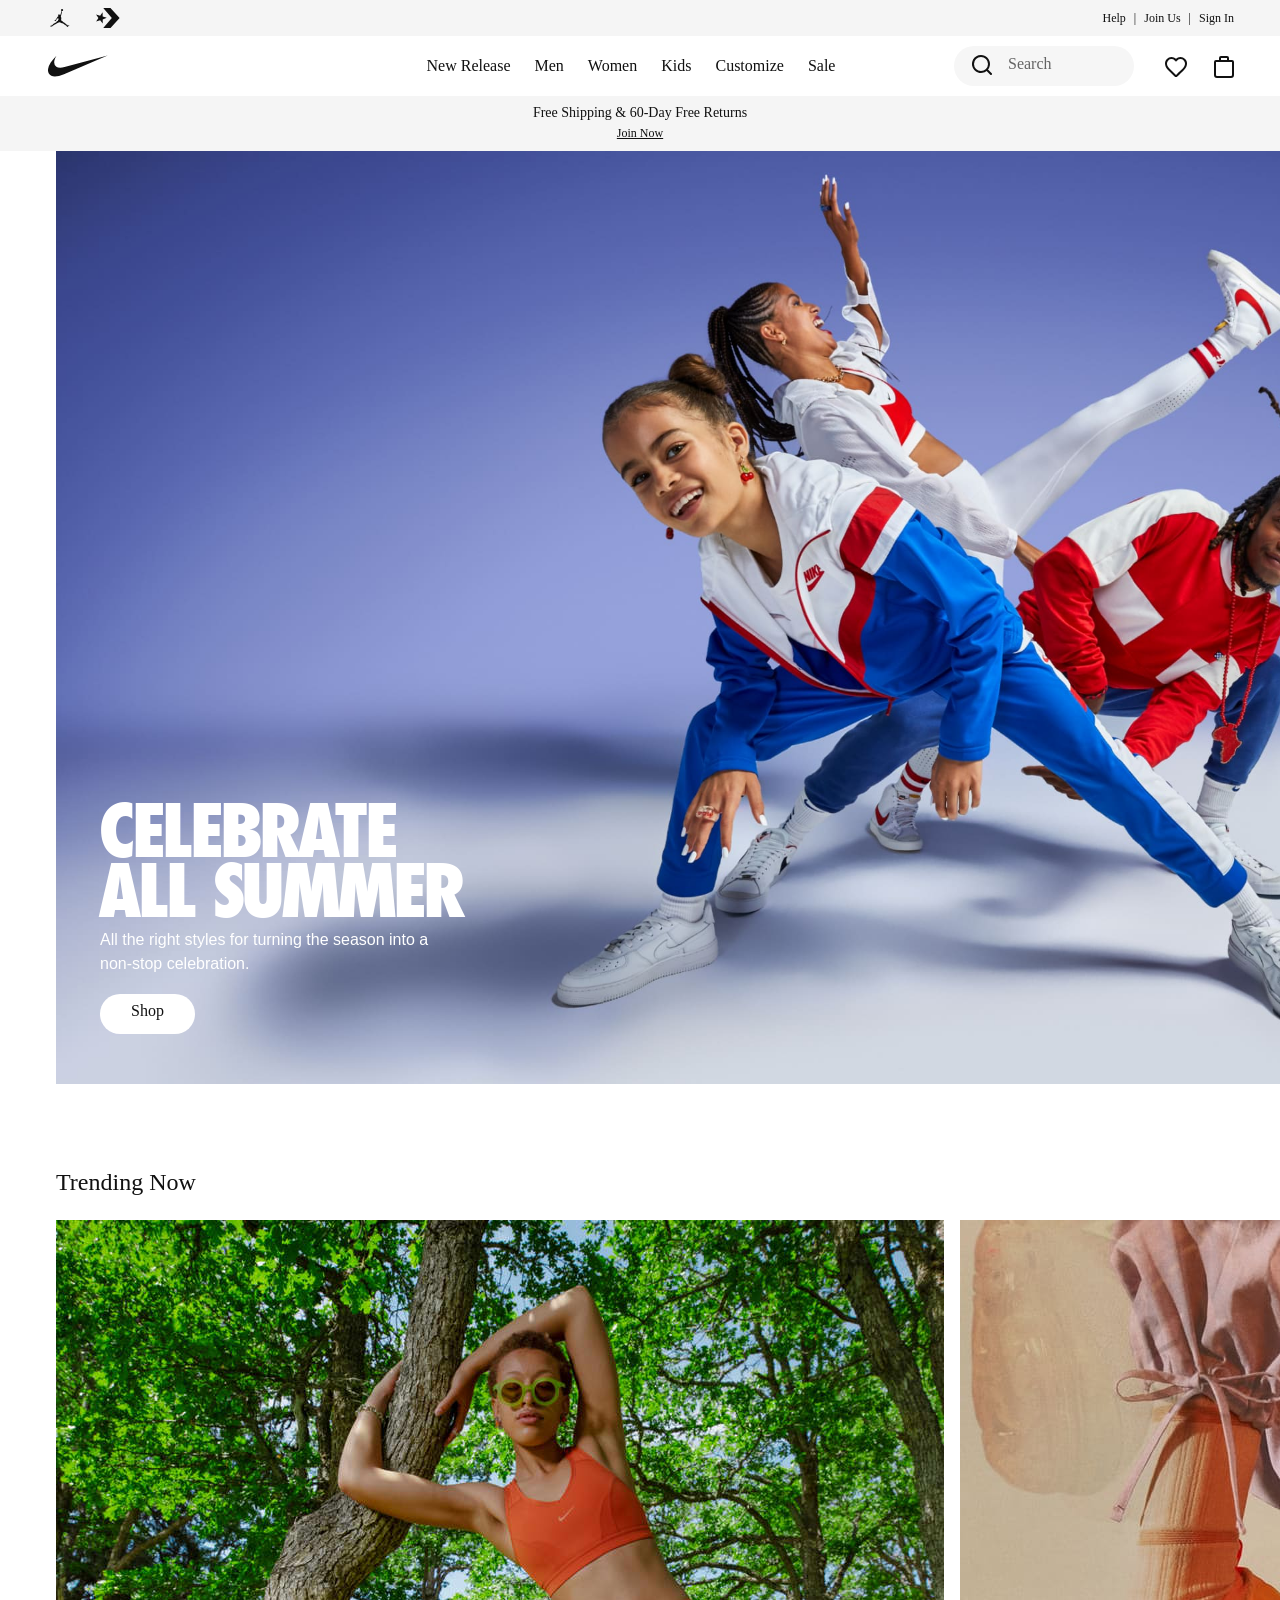
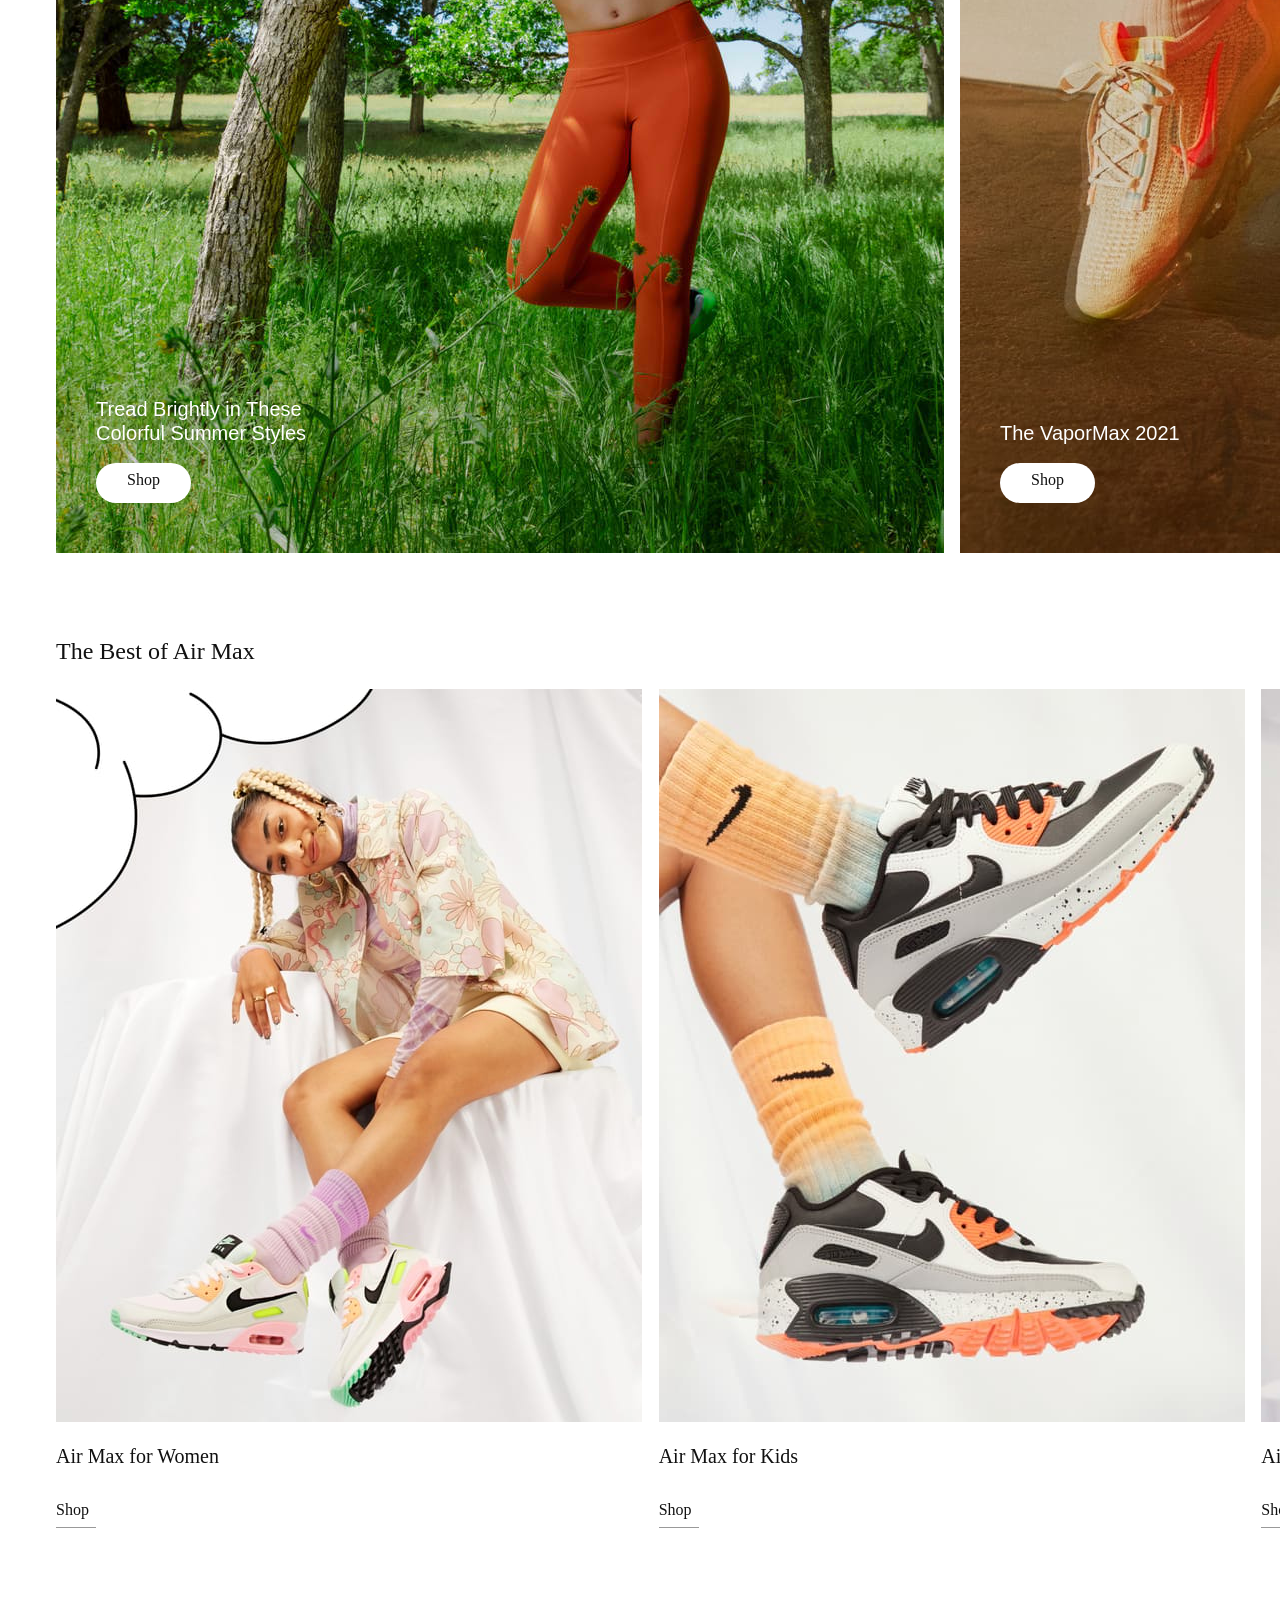
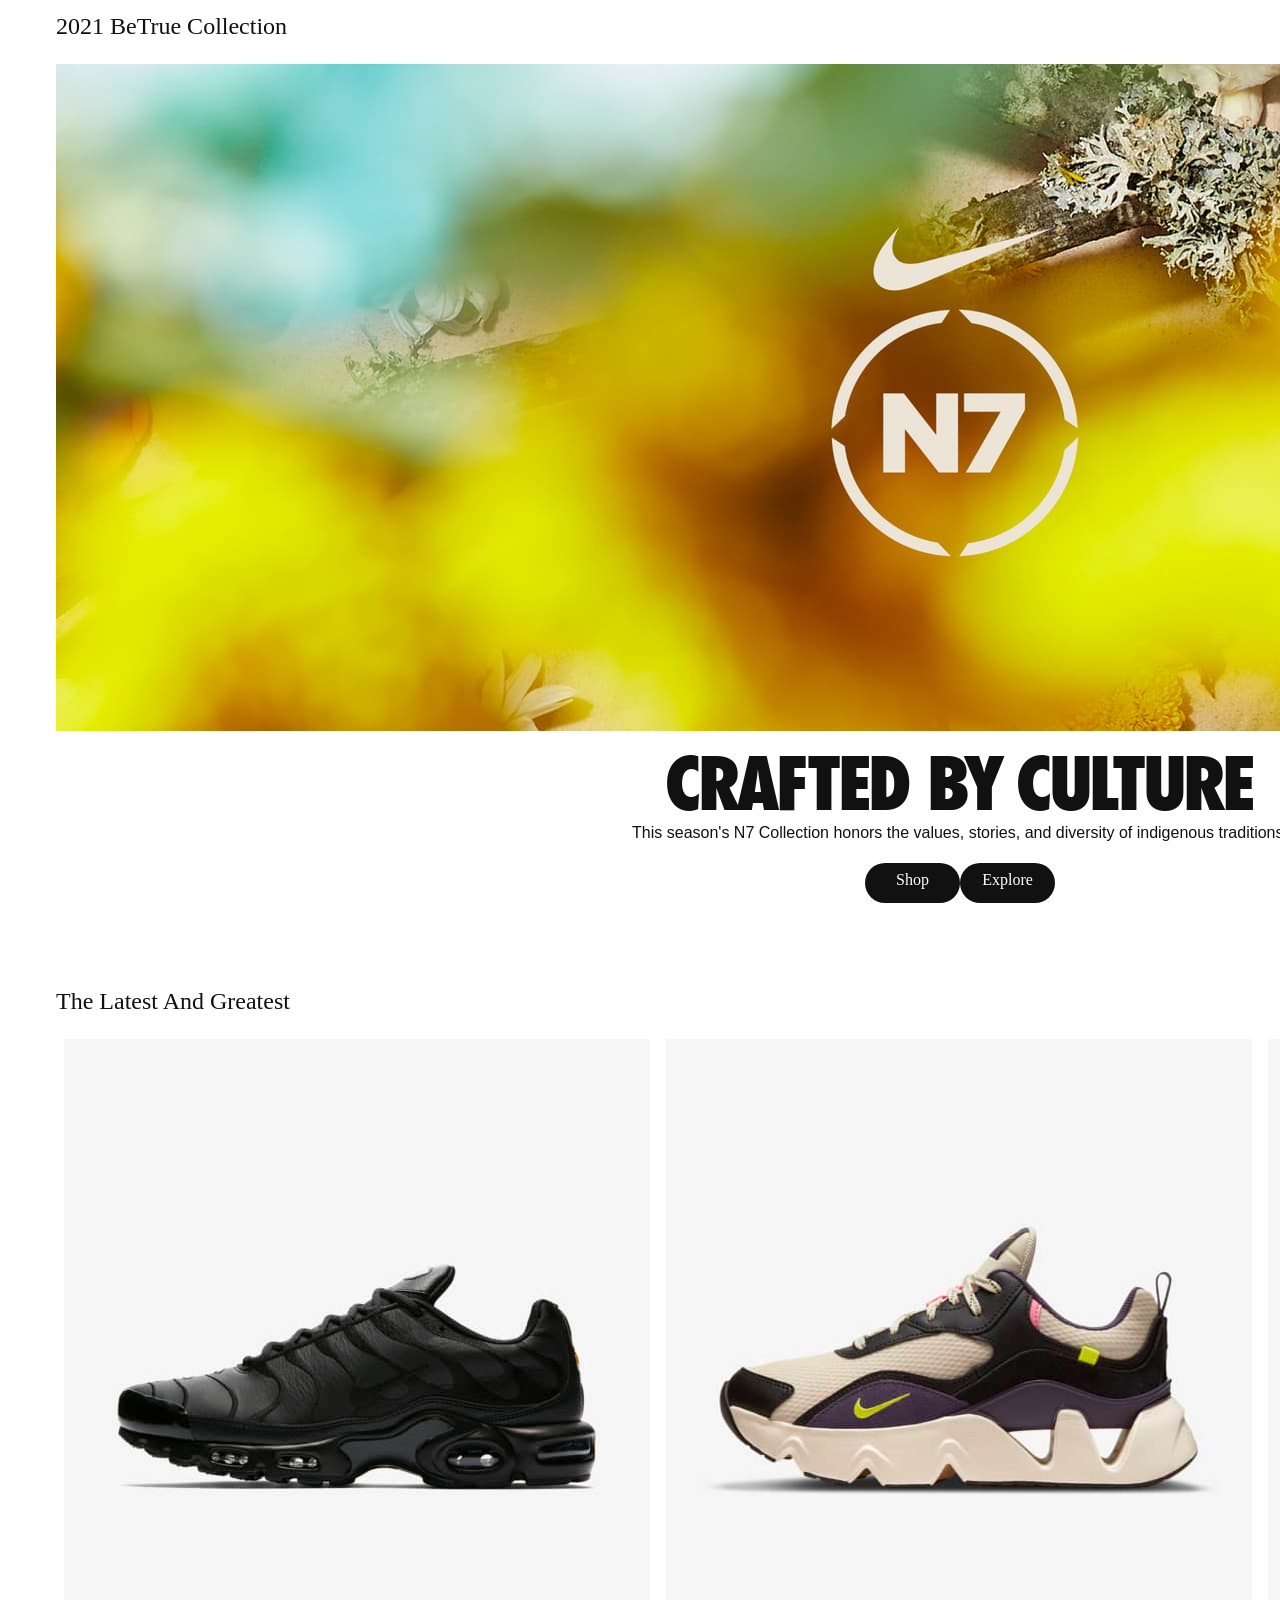
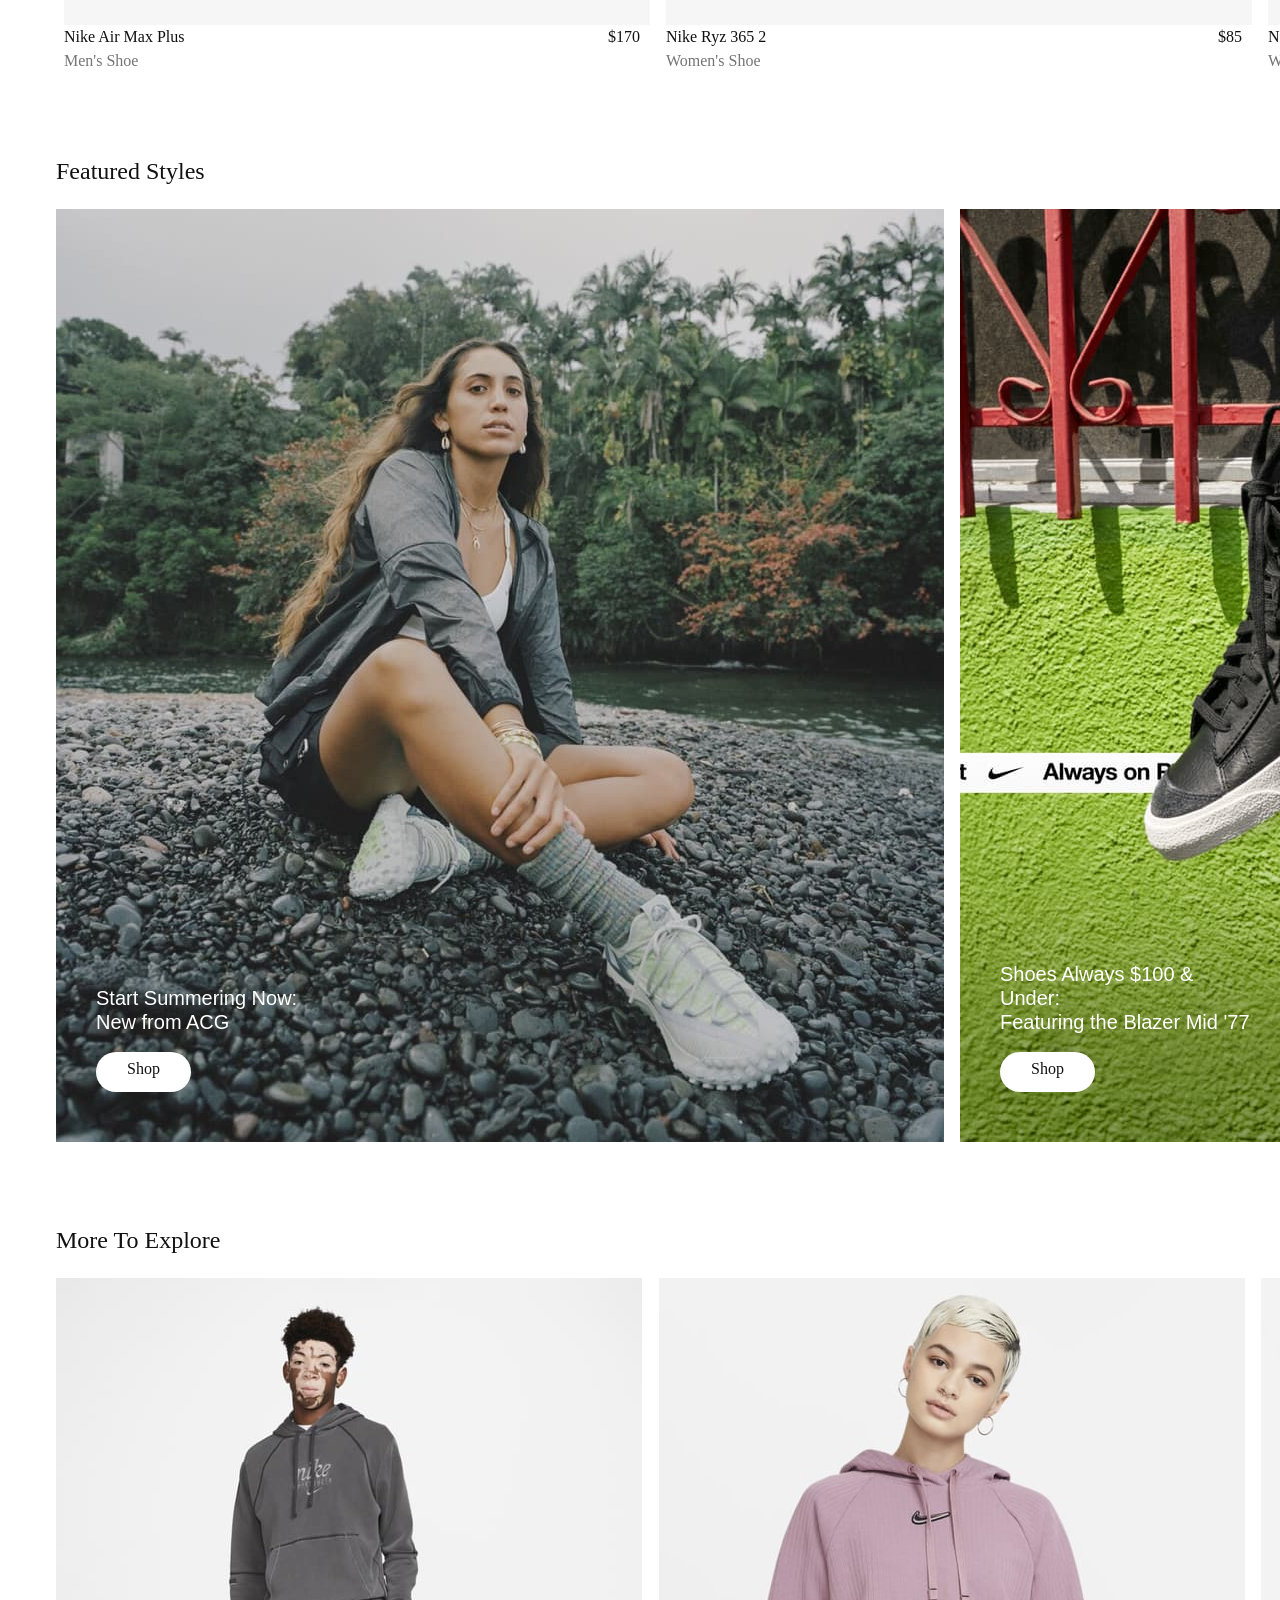
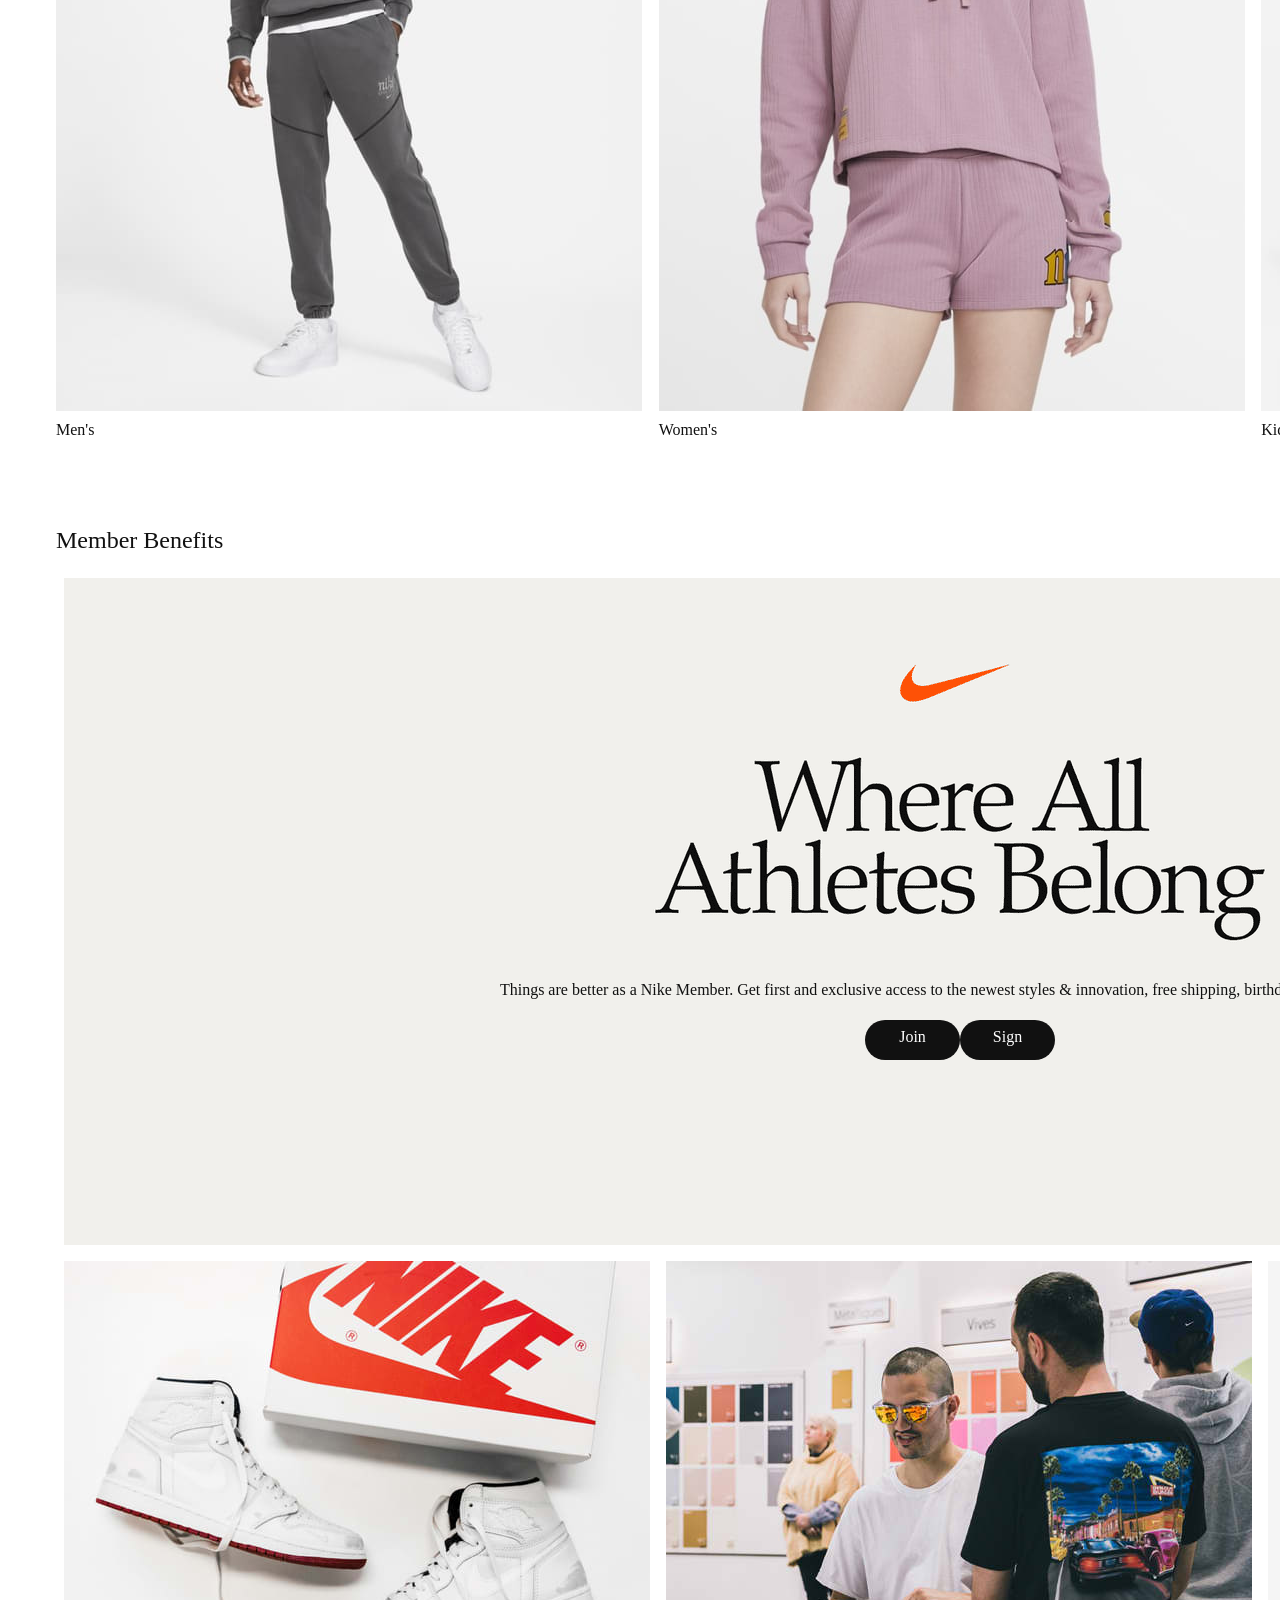
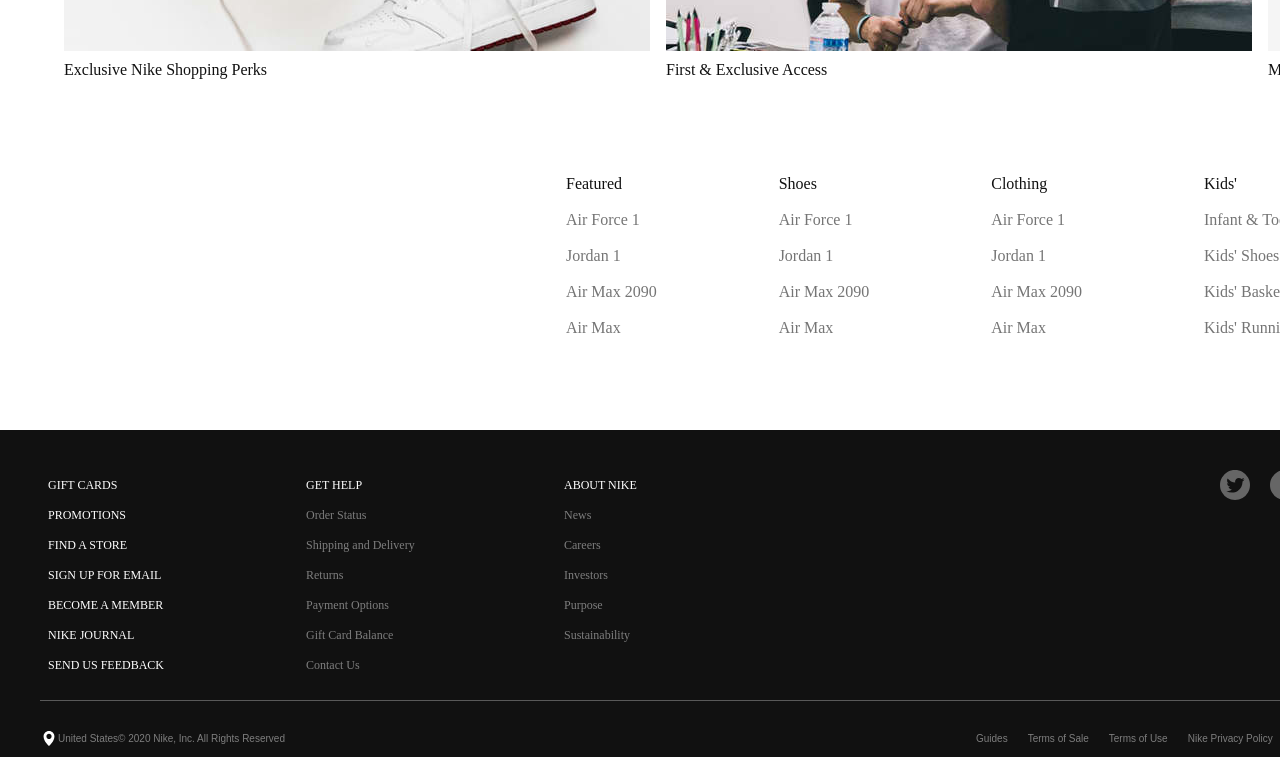
<file: index.html>
<!DOCTYPE html>
<html lang="en">
<head>
    <meta charset="UTF-8">
    <meta name="viewport" content="width=device-width, initial-scale=1.0">
    <meta nes name="keywords" content="nike">
    <meta nes name="description" content="Nike delivers innovative products, experiences and services to inspire athletes.">
    <meta nes name="application-name" content="Nike.com">

    <title>Nike. Just Do It. Nike.com</title>

    <link rel="icon" href="img/favicon.png">
    <link rel="icon" type="image/x-icon" href="img/favicon.ico">


    <link rel="stylesheet" href="css/reset_nike.css">
    <link rel="stylesheet" href="css/common.css">
    <link rel="stylesheet" href="css/index.css">
    <link rel="stylesheet" href="css/header.css">
    <link rel="stylesheet" href="css/footer.css">

</head>

<body>

    <!-- header -->
    <header>
        <section class="gnb">

            <!-- GNB Top -->
            <nav class="gnb-top">

                <!-- brand logo -->
                <ul class="gnb-top__brand">
                    <li>
                        <a href="">
                        <svg height="24px" width="24px" fill="#111" viewBox="0 0 26 32"><path d="M14.4 5.52v-.08q0-.56.36-1t.92-.44 1 .36.48.96-.36 1-.96.4l-.24.08.08.12-.08.44-.16 1.28q.08.08.08.16l-.16.8q-.08.16-.16.24l-.08.32q-.16.64-.28 1.04t-.2.64V12q-.08.4-.12.64t-.28.8q-.16.32 0 1.04l.08.08q0 .24.2.56t.2.56q.08 1.6-.24 2.72l.16.48q.96.48.56 1.04l.4.16q.96.48 1.36.84t.8.76q.32.08.48.24l.24.08q1.68 1.12 3.36 2.72l.32.24v.08l-.08.16.24.16h.08q.24.16.32.16h.08q.08 0 .16-.08l.16-.08q.16-.16.32-.24h.32q.08 0 0 .08l-.32.16-.4.48h.56l.56.08q.24-.08.4-.16l.4-.24q.24-.08.48.16h.08q.08.08-.08.24l-.96.88q-.4.32-.72.4l-1.04.72q-.08.08-.16 0l-.24-.32-.16-.32-.2-.28-.24-.32-.2-.24-.16-.2-.32-.24q-.16 0-.32-.08l-1.04-.8q-.24 0-.56-.24-1.2-1.04-1.6-1.28l-.48-.32-.96-.16q-.48-.08-1.28-.48l-.64-.32q-.64-.32-.88-.32l-.32-.16q-.32-.08-.48-.16l-.16-.16q-.16 0-.32.08l-1.6.8-2 .88q-.8.64-1.52 1.04l-.88.4-1.36.96q-.16.16-.32 0l-.16.16q-.24.08-.32.08l-.32.16v.16h-.16l-.16.24q-.16.32-.32.36t-.2.12-.08.12l-.16.16-.24.16-.36-.04-.48.08-.32.08q-.4.08-.64-.12t-.4-.6q-.16-.24.16-.4l.08-.08q.08-.08.24-.08h.48L1.6 26l.32-.08q0-.16.08-.24.08-.08.24-.08v-.08q-.08-.16-.08-.32-.08-.16-.04-.24t.08-.08h.04l.08.24q.08.4.24.24l.08-.16q.08-.16.24-.16l.16.16.16-.16-.08-.08q0-.08.08-.08l.32-.32q.4-.48.96-.88 1.12-.88 2.4-1.36.4-.4.88-.4.32-.56.96-1.2.56-.4.8-.56.16-.32.4-.32H10l.16-.16q.16-.08.24-.16v-.4q0-.4.08-.64t.4-.24l.32-.32q-.16-.32-.16-.72h-.08q-.16-.24-.16-.48-.24-.4-.32-.64h-.24q-.08.24-.4.32l-.08.16q-.32.56-.56.84t-.88.68q-.4.4-.56.88-.08.24 0 .48l-.08.16h.08q0 .16.08.16h.08q.16.08.16.2t-.24.08-.36-.16-.2-.12l-.24.24q-.16.24-.32.2t-.08-.12l.08-.08q.08-.16 0-.16l-.64.16q-.08.08-.2 0t.04-.16l.4-.16q0-.08-.08-.08-.32.16-.64.08l-.4-.08-.08-.08q0-.08.08-.08.32.08.8-.08l.56-.24.64-.72.08-.16q.32-.64.68-1.16t.76-.84l.08-.32q.16-.32.32-.56t.4-.64l.24-.32q.32-.48.72-.48l.24-.24q.08-.08.08-.24l.16-.16-.08-.08q-.48-.4-.48-.72-.08-.56.36-.96t.88-.36.68.28l.16.16q.08 0 .08.08l.32.16v.24q.16.16.16.24.16-.24.48-.56l.4-1.28q0-.32.16-.64l.16-.24v-.16l.24-.96h.16l.24-.96q.08-.24 0-.56l-.32-.8z"></path></svg></a>
                    </li>
                    <li>
                        <a href="">
                        <svg height="24px" width="24px" fill="#111" viewBox="0 0 39 33"><path d="M10.94 25.626l-4.236-5.501L.201 22.28l3.734-5.756L.11 10.777l6.59 2.031 4.026-5.474.14 6.785 6.64 2.175-6.594 2.446.028 6.886zm.824 7.239l13.952-16.393L11.806.107h11.697l14.871 16.389-14.8 16.369h-11.81z"></path></svg>
                    </a>
                    </li>
                </ul>

                <!-- user menu -->
                <ul class="gnb-top__usermenu">
                    <li><a href="#">Help</a></li>
                    <li>|</li>
                    <li><a href="#">Join Us</a></li>
                    <li>|</li>
                    <li><a href="#">Sign In</a></li>
                </ul>

            </nav>

            <!-- GNB Bottom -->
            <nav class="gnb-bottom">

                <!-- GNB Bottom logo -->
                <div class="gnb-bottom__logo">
                    <a href="#">
                        <svg class="pre-logo-svg" height="60px" width="60px" fill="#111" viewBox="0 0 69 32"><path d="M68.56 4L18.4 25.36Q12.16 28 7.92 28q-4.8 0-6.96-3.36-1.36-2.16-.8-5.48t2.96-7.08q2-3.04 6.56-8-1.6 2.56-2.24 5.28-1.2 5.12 2.16 7.52Q11.2 18 14 18q2.24 0 5.04-.72z"></path></svg>
                    </a>
                </div>

                <!-- GNB Bottom Main Menu -->
                <ul class="gnb-bottom__mainmenu">
                    <li>
                        <a class="mainmenu-hover" href="#">New Release</a>

                        <!-- GNB Bottom Sub Menu -->
                        <nav class="submenu_wrap">
                            <div class="submenu">
                                <ul>
                                    <p class="submenu_title">New & Featured</p>
                                    <li><a href="">Shop All New Arrivals</a></li>
                                    <li><a href="">SNKRS Launch Calendar</a></li>
                                    <li><a href="">Best of Air Max</a></li>
                                    <li><a href="">Member Access</a></li>
                                    <li><a href="">USA Team Gear</a></li>
                                    <li><a href="">Red, White & Blue</a></li>
                                    <li><a href="">N7 Collection</a></li>
                                </ul>
                                <ul>
                                    <p class="submenu_title">New For Men</p>
                                    <li><a href="">Shoes</a></li>
                                    <li><a href="">Clothing</a></li>
                                    <li><a href="">Equipment</a></li>
                                    <li><a href="">Shop All New</a></li>
                                </ul>
                                <ul>
                                    <p class="submenu_title">New For Women</p>
                                    <li><a href="">Shoes</a></li>
                                    <li><a href="">Clothing</a></li>
                                    <li><a href="">Equipment</a></li>
                                    <li><a href="">Shop All New</a></li>
                                </ul>
                                <ul>
                                    <p class="submenu_title">New For Kids</p>
                                    <li><a href="">Shoes</a></li>
                                    <li><a href="">Clothing</a></li>
                                    <li><a href="">Equipment</a></li>
                                    <li><a href="">Shop All New</a></li>
                                </ul>
                            </div>
                        </nav>
                    </li>
                    <li><a class="mainmenu-hover" href="#">Men</a></li>
                    <li><a class="mainmenu-hover" href="#">Women</a></li>
                    <li><a class="mainmenu-hover" href="#">Kids</a></li>
                    <li><a class="mainmenu-hover" href="#">Customize</a></li>
                    <li><a class="mainmenu-hover" href="#">Sale</a></li>
                </ul>

                <ul class="gnb_bottom_right">
                    <li>
                        <a href="#"><svg class="pre-search-input-icon" fill="#111" height="24px" width="24px" viewBox="0 0 24 24"><path d="M21.71 20.29L18 16.61A9 9 0 1 0 16.61 18l3.68 3.68a1 1 0 0 0 1.42 0 1 1 0 0 0 0-1.39zM11 18a7 7 0 1 1 7-7 7 7 0 0 1-7 7z"></path></svg> Search </a> 
                    </li>
                    <li>
                        <a href="#"><svg width="24px" height="24px" fill="#111" viewBox="0 0 24 24"><path d="M21.11 4a6.6 6.6 0 0 0-4.79-1.92A6.27 6.27 0 0 0 12 3.84 6.57 6.57 0 0 0 2.89 4c-2.8 2.68-2.45 7.3.88 10.76l6.84 6.63A2 2 0 0 0 12 22a2 2 0 0 0 1.37-.54l.2-.19.61-.57c.6-.57 1.42-1.37 2.49-2.41l2.44-2.39 1.09-1.07c3.38-3.55 3.8-8.1.91-10.83zm-2.35 9.4l-.25.24-.8.79-2.44 2.39c-1 1-1.84 1.79-2.44 2.36L12 20l-6.83-6.68c-2.56-2.66-2.86-6-.88-7.92a4.52 4.52 0 0 1 6.4 0l.09.08a2.12 2.12 0 0 1 .32.3l.9.94.9-.94.28-.27.11-.09a4.52 4.52 0 0 1 6.43 0c1.97 1.9 1.67 5.25-.96 7.98z"></path></svg></a>
                    </li>
                    <li>
                        <a href="#"><svg width="24px" height="24px" fill="#111" viewBox="0 0 24 24"><path d="M16 7a1 1 0 0 1-1-1V3H9v3a1 1 0 0 1-2 0V3a2 2 0 0 1 2-2h6a2 2 0 0 1 2 2v3a1 1 0 0 1-1 1z"></path><path d="M20 5H4a2 2 0 0 0-2 2v13a3 3 0 0 0 3 3h14a3 3 0 0 0 3-3V7a2 2 0 0 0-2-2zm0 15a1 1 0 0 1-1 1H5a1 1 0 0 1-1-1V7h16z"></path></svg></a>
                    </li>
                </ul>

            </nav>
            
        </section>
    </header>

    <!-- main -->
    <main>

        <!-- gnb notice -->
        <section id="gnb-notice">
            <div class="gnb-notice__wrap">
                <p>Free Shipping & 60-Day Free Returns</p>
                <a href="">Join Now</a>
            </div>
        </section>

        <!-- main Visual -->
        <section id="main-visual">
            <div class="main-visual__wrap">
                <div class="main-visual__img">
                    <a href=""><img src="img/nike-just-do-it.jpg" alt=""></a>
                </div>
                <div class="main-visual__text">
                    <h3 class="text-title__white">CELEBRATE<br>ALL SUMMER</h3>
                    <p class="text-info__white">All the right styles for turning the season into a<br> non-stop celebration.</p>
                    <div class="btn-shop__white">
                        <a href="">Shop</a>
                    </div>
                </div>
            </div>
        </section>

        <!-- Trending Now -->
        <section id="trending-now">
            <h2 class="category-title">Trending Now</h2>
            <div class="trending-now__wrap">
                <ul class="trending-now__ul">
                    <li class="trending-now__li">
                    <a href="">
                        <div class="trending-now__img">
                            <img src="img/trending_now_1.jpg" alt="">
                        </div>
                        
                        <div class="trending-now__text">
                            <h4 class="text-subtitle__white">Tread Brightly in These Colorful Summer Styles</h4>
                            <div class="btn-shop__white">
                            <a href="">Shop</a>
                            </div>
                        </div>
                    </a>
                    </li>

                    <li class="trending-now__li">
                        <a href="">
                            <div class="trending-now__img">
                                <img src="img/trending_now_2.jpg" alt="">
                            </div>
                            
                            <div class="trending-now__text">
                                <h4 class="text-subtitle__white">The VaporMax 2021</h4>
                                <div class="btn-shop__white">
                                <a href="">Shop</a>
                                </div>
                            </div>
                        </a>
                    </li>

                </ul>
            </div>
        </section>


        <!-- The Best of Air Max -->
        <section id="air-max">
            <h2 class="category-title">The Best of Air Max</h2>
            <div class="air-max__wrap">
                <ul class="air-max__ul">
                    <li class="air-max__li"><a href="">
                        <img src="img/airmax_1.jpg" alt="">
                        <p class="air-max__title">Air Max for Women</p>
                        <p class="air-max__shop">Shop</p>
                    </a></li>

                    <li class="air-max__li"><a href="">
                        <img src="img/airmax_2.jpg" alt="">
                        <p class="air-max__title">Air Max for Kids</p>
                        <p class="air-max__shop">Shop</p>
                    </a></li>

                    <li><a href="">
                        <img src="img/airmax_3.jpg" alt="">
                        <p class="air-max__title">Air Max for Men</p>
                        <p class="air-max__shop">Shop</p>
                    </a></li>
                </ul>
            </div>
        </section>

        <!-- Nike N7 Collection -->
        <section id="collection">
            <h2 class="category-title">2021 BeTrue Collection</h2>
            <div class="collection__wrap">
                <div class="collection__img">
                    <a href=""><img src="img/collection.jpg" alt=""></a>
                </div>
                <div class="collection__text">
                    <h3 class="text-title__black">CRAFTED BY CULTURE</h3>
                    <p class="text-info__black">This season's N7 Collection honors the values, stories, and diversity of indigenous traditions.</p>
                    <div class="btn__wrap">
                        <div class="btn-shop__black">
                            <a href="">Shop</a>
                        </div>
                        <div class="btn-shop__black">
                            <a href="">Explore</a>
                        </div>
                    </div>
                </div>
            </div>
        </section>

        <!-- The Latest And Greatest -->
        <section id="latest">
            <h2 class="category-title">The Latest And Greatest</h2>
            <div class="latest__wrap">
                <ul class="latest__ul">
                    <li class="latest__li">
                    <a href="">
                        <div>
                            <img src="img/latest_1.jpg" alt="">
                        </div>
                        <div class="the_latest_info">
                            <div class="">
                                <p>Nike Air Max Plus</p>
                                <p class="c_117">Men's Shoe</p>
                            </div>
                            <p class="">$170</p>
                        </div>
                    </a>
                    </li>

                    <li class="latest__li">
                    <a href="">
                        <div>
                            <img src="img/latest_2.jpg" alt="">
                        </div>
                        <div class="the_latest_info">
                            <div class="">
                                <p> Nike Ryz 365 2</p>
                                <p class="c_117">Women's Shoe</p>
                            </div>
                            <p class="">$85</p>
                        </div>
                    </a>
                    </li>

                    <li class="latest__li">
                    <a href="">
                        <div>
                            <img src="img/latest_3.jpg" alt="">
                        </div>
                        <div class="the_latest_info">
                            <div class="">
                                <p> Nike Waffle Racer Crater</p>
                                <p class="c_117">Women's Shoe</p>
                            </div>
                            <p class="">$100</p>
                        </div>
                    </a>
                    </li>
                </ul>

                <div class="slide__wrap">
                    <a href="">
                        <div class="slide-top"></div>
                        <div class="slide-bottom"></div>
                    </a>
                </div>
            </div>
        </section>

        <!-- Featured Styles -->
        <section id="featured-styles">
            <h2 class="category-title">Featured Styles</h2>
            <div class="featured-styles__wrap">
                <ul class="featured-styles__ul">
                    <li class="featured-styles__li">
                    <a href="">
                        <div class="featured-styles__img">
                            <img src="img/featured_1.jpg" alt="">
                        </div>
                        
                        <div class="featured-styles__text">
                            <h4 class="text-subtitle__white">Start Summering Now:<br>New from ACG</h4>
                            <div class="btn-shop__white">
                            <a href="">Shop</a>
                            </div>
                        </div>
                    </a>
                    </li>

                    <li class="featured-styles__li">
                        <a href="">
                            <div class="featured-styles__img">
                                <img src="img/featured_2.jpg" alt="">
                            </div>
                            
                            <div class="featured-styles__text">
                                <h4 class="text-subtitle__white">Shoes Always $100 & Under:<br>Featuring the Blazer Mid '77</h4>
                                <div class="btn-shop__white">
                                <a href="">Shop</a>
                                </div>
                            </div>
                        </a>
                    </li>

                </ul>
            </div>
        </section>

        <!-- More to Explore -->
        <section id="more-to-explore">
            <h2 class="category-title">More To Explore</h2>
            <div class="more-to-explore__wrap">
                <ul class="more-to-explore__ul">
                    <li class="more-to-explore__li"><a href="">
                        <img src="img/mte_1.jpg" alt="">
                        <p>Men's</p>
                    </a></li>
                    <li class="more-to-explore__li"><a href="">
                        <img src="img/mte_2.jpg" alt="">
                        <p>Women's</p>
                    </a></li>
                    <li><a href="">
                        <img src="img/mte_3.jpg" alt="">
                        <p>Kid's</p>
                    </a></li>
                </ul>
            </div>
        </section>


        <!-- Member Benefits -->
        <section id="member-benefits">
            <h2 class="category-title">Member Benefits</h2>
            <div class="member-benefits__wrap">

                <div class="member-benfits__banner">
                    <p class="member-benfits__text">Things are better as a Nike Member. Get first and exclusive access to the newest styles & innovation, free shipping, birthday rewards and more.</p>
                    <div class="btn__wrap">
                        <div class="btn-shop__black">
                            <a href="">Join</a>
                        </div>
                        <div class="btn-shop__black">
                            <a href="">Sign</a>
                        </div>
                    </div>
                </div>

                <div class="member-benfits__list">
                    <ul>
                        <li class="member-benfits__li"><a href="">
                            <img src="img/benefits_1.jpg" alt="">
                            <p>Exclusive Nike Shopping Perks</p>
                        </a></li>
                        <li class="member-benfits__li"><a href="">
                            <img src="img/benefits_2.jpg" alt="">
                            <p>First & Exclusive Access</p>
                        </a></li>
                        <li><a href="">
                            <img src="img/benefits_3.jpg" alt="">
                            <p>Member Rewards & Offers</p>
                        </a></li>
                    </ul>
                </div>

            </div>
        </section>

        <section id="bottom-menu">
            <div class="bottom-menu__wrap">
                <ul class="menu_1">
                    <li>Featured</li>
                    <li><a href="#">Air Force 1</a></li>
                    <li><a href="#">Jordan 1</a></li>
                    <li><a href="#">Air Max 2090</a></li>
                    <li><a href="#">Air Max</a></li>
                </ul>
                <ul class="menu_2">
                    <li>Shoes</li>
                    <li><a href="#">Air Force 1</a></li>
                    <li><a href="#">Jordan 1</a></li>
                    <li><a href="#">Air Max 2090</a></li>
                    <li><a href="#">Air Max</a></li>
                </ul>
                <ul class="menu_3">
                    <li>Clothing</li>
                    <li><a href="#">Air Force 1</a></li>
                    <li><a href="#">Jordan 1</a></li>
                    <li><a href="#">Air Max 2090</a></li>
                    <li><a href="#">Air Max</a></li>
                </ul>
                <ul class="menu_4">
                    <li>Kids'</li>
                    <li><a href="#">Infant & Toddler Shoes</a></li>
                    <li><a href="#">Kids' Shoes</a></li>
                    <li><a href="#">Kids' Basketball Shoes</a></li>
                    <li><a href="#">Kids' Running Shoes</a></li>
                </ul>
            </div>
        </section>

    </main>

    <footer>
    <div class="footer_wrap">   
    <div class="footer">
        <div class="footer_top">

            <div class="footer_top_left">

                <ul class="footer_menu_ul_1">
                    <li><a href="#">GIFT CARDS</a></li>
                    <li><a href="#">PROMOTIONS</a></li>
                    <li><a href="#">FIND A STORE</a></li>
                    <li><a href="#">SIGN UP FOR EMAIL</a></li>
                    <li><a href="#">BECOME A MEMBER</a></li>
                    <li><a href="#">NIKE JOURNAL</a></li>
                    <li><a href="#">SEND US FEEDBACK</a></li>
                </ul>

                <ul class="footer_menu_ul_2">
                    <li><a href="#">GET HELP</a></li>
                    <li><a href="#">Order Status</a></li>
                    <li><a href="#">Shipping and Delivery</a></li>
                    <li><a href="#">Returns</a></li>
                    <li><a href="#">Payment Options</a></li>
                    <li><a href="#">Gift Card Balance</a></li>
                    <li><a href="#">Contact Us</a></li>
                </ul>

                <ul class="footer_menu_ul_3">
                    <li><a href="#" >ABOUT NIKE</a></li>
                    <li><a href="#">News</a></li>
                    <li><a href="#">Careers</a></li>
                    <li><a href="#">Investors</a></li>
                    <li><a href="#">Purpose</a></li>
                    <li><a href="#">Sustainability</a></li>
                </ul>

            </div>

            <div class="footer_top_right">
                <span>
                    <svg class="social-link-icon" width="30px" fill="#666" height="30px" viewBox="0 0 24 24"><path d="M12 0C9.813 0 7.8.533 5.96 1.6A11.793 11.793 0 0 0 1.6 5.96C.533 7.8 0 9.813 0 12s.533 4.2 1.6 6.04a11.793 11.793 0 0 0 4.36 4.36C7.8 23.467 9.813 24 12 24s4.2-.533 6.04-1.6a11.793 11.793 0 0 0 4.36-4.36C23.467 16.2 24 14.187 24 12s-.533-4.2-1.6-6.04a11.793 11.793 0 0 0-4.36-4.36C16.2.533 14.187 0 12 0zm6 9.28v.4c0 1.387-.333 2.72-1 4a8.186 8.186 0 0 1-2.84 3.12c-1.333.853-2.827 1.28-4.48 1.28a8.535 8.535 0 0 1-4.56-1.28h.72c1.387 0 2.613-.427 3.68-1.28-.64 0-1.213-.2-1.72-.6-.507-.4-.867-.92-1.08-1.56l.56.16c.373 0 .64-.053.8-.16a2.67 2.67 0 0 1-1.72-1 2.913 2.913 0 0 1-.68-1.88c.427.267.88.4 1.36.4-.907-.533-1.36-1.36-1.36-2.48 0-.533.133-1.04.4-1.52.8.96 1.72 1.707 2.76 2.24a8.133 8.133 0 0 0 3.4.88c-.107-.16-.16-.4-.16-.72 0-.8.293-1.493.88-2.08s1.28-.88 2.08-.88 1.547.293 2.24.88c.48-.107 1.12-.347 1.92-.72-.213.747-.64 1.28-1.28 1.6H18c.747-.16 1.28-.32 1.6-.48-.533.693-1.067 1.253-1.6 1.68z"></path></svg>
                </span>
                <span>
                    <svg class="social-link-icon" width="30px" fill="#666" height="30px" viewBox="0 0 24 24"><path d="M12 0C9.813 0 7.8.533 5.96 1.6A11.793 11.793 0 0 0 1.6 5.96C.533 7.8 0 9.813 0 12s.533 4.2 1.6 6.04a11.793 11.793 0 0 0 4.36 4.36C7.8 23.467 9.813 24 12 24s4.2-.533 6.04-1.6a11.793 11.793 0 0 0 4.36-4.36C23.467 16.2 24 14.187 24 12s-.533-4.2-1.6-6.04a11.793 11.793 0 0 0-4.36-4.36C16.2.533 14.187 0 12 0zm3.12 12h-2v7.2H10.4V12H8.64V9.52h1.76V8c0-1.12.187-1.92.56-2.4.427-.587 1.2-.88 2.32-.88h2V7.2h-1.2c-.427 0-.693.067-.8.2-.107.133-.16.387-.16.76v1.2h2.16L15.12 12z"></path></svg>
                </span>
                <span>
                    <svg class="social-link-icon" width="30px" fill="#666" height="30px" viewBox="0 0 24 24"><path d="M11.28 17.6a.604.604 0 0 1-.2.24.43.43 0 0 1-.24.08c-.08 0-.133-.027-.16-.08a.557.557 0 0 1-.04-.24v-2.96h-.72v3.28a1 1 0 0 0 .12.52c.08.133.2.2.36.2.16 0 .307-.053.44-.16.133-.107.28-.24.44-.4v.48H12v-3.92h-.72v2.96zM6.96 14v-.8H9.6v.8h-.88v4.56h-.88V14h-.88zm4.96-4.72c-.107 0-.2-.04-.28-.12a.384.384 0 0 1-.12-.28v-2.4c0-.053.027-.107.08-.16.053-.053.147-.08.28-.08.133 0 .24.027.32.08a.27.27 0 0 1 .12.24v2.32c0 .107-.04.2-.12.28a.384.384 0 0 1-.28.12zm2 8.32c0-.64.027-1.307.08-2 0-.107-.04-.2-.12-.28-.08-.08-.16-.12-.24-.12h-.12l-.24.16v2.4l.24.16.16.08c.107 0 .173-.027.2-.08.027-.053.04-.16.04-.32zm.08-3.04c.213 0 .387.08.52.24.133.16.2.4.2.72v2.24c0 .267-.053.48-.16.64a.422.422 0 0 1-.44.2 2.1 2.1 0 0 1-.48-.12.506.506 0 0 1-.28-.24v.32h-.8V13.2h.8v1.76c.107-.107.213-.2.32-.28a.532.532 0 0 1 .32-.12zm3.92 5.12c.267-.213.427-.907.48-2.08.053-.587.107-1.147.16-1.68 0-.48-.053-1.013-.16-1.6-.107-1.173-.28-1.893-.52-2.16-.24-.267-1.267-.453-3.08-.56l-2.64-.08-2.72.08c-1.813.107-2.84.293-3.08.56-.24.267-.413.987-.52 2.16a16.07 16.07 0 0 0-.08 1.6c0 .533.027 1.093.08 1.68.107 1.173.28 1.88.52 2.12.24.24 1.267.44 3.08.6l2.72.08 2.64-.08c1.813-.16 2.853-.347 3.12-.56v-.08zM8.4 4h-.96l1.12 3.6v2.24h.96v-2.4L10.64 4h-.96l-.56 2.32h-.08L8.4 4zm2.32 2.56V8.8c0 .373.107.667.32.88.213.213.507.32.88.32s.667-.107.88-.32c.213-.213.32-.507.32-.88V6.56c0-.32-.107-.587-.32-.8-.213-.213-.507-.32-.88-.32s-.667.107-.88.32c-.213.213-.32.48-.32.8zm3.12-.96v3.6a1 1 0 0 0 .12.52c.08.133.213.2.4.2.187 0 .36-.04.52-.12.16-.08.32-.2.48-.36v.48h.88V5.6h-.88v3.2a.523.523 0 0 1-.24.24.645.645 0 0 1-.28.08c-.08 0-.133-.013-.16-.04-.027-.027-.04-.093-.04-.2V5.52h-.8v.08zM12 0c2.187 0 4.2.533 6.04 1.6a11.793 11.793 0 0 1 4.36 4.36C23.467 7.8 24 9.813 24 12s-.533 4.2-1.6 6.04a11.793 11.793 0 0 1-4.36 4.36C16.2 23.467 14.187 24 12 24s-4.2-.533-6.04-1.6a11.793 11.793 0 0 1-4.36-4.36C.533 16.2 0 14.187 0 12s.533-4.2 1.6-6.04A11.793 11.793 0 0 1 5.96 1.6C7.8.533 9.813 0 12 0zm4.56 16.08l-.08-.4c0-.16-.027-.28-.08-.36a.27.27 0 0 0-.24-.12.27.27 0 0 0-.24.12c-.053.08-.08.2-.08.36v.4h.72zm-.32-1.52c.32 0 .573.093.76.28.187.187.28.467.28.84v.96h-1.44v.8c0 .16.027.28.08.36.053.08.147.12.28.12.133 0 .227-.04.28-.12.053-.08.08-.227.08-.44v-.16h.72v.24c0 .373-.093.667-.28.88-.187.213-.453.32-.8.32-.347 0-.613-.107-.8-.32-.187-.213-.28-.507-.28-.88v-1.76c0-.32.107-.587.32-.8.213-.213.48-.32.8-.32z"></path></svg>
                </span>
                <span>
                    <svg class="social-link-icon" width="30px" fill="#666" height="30px" viewBox="0 0 24 24"><path d="M16 12.48a4.723 4.723 0 0 1-.56 1.48 3.93 3.93 0 0 1-1.04 1.16 3.428 3.428 0 0 1-1.92.68 3.628 3.628 0 0 1-1.96-.48 3.414 3.414 0 0 1-1.4-1.48c-.48-.96-.587-1.973-.32-3.04H7.68l.08 5.52c0 .107.04.213.12.32.08.107.173.16.28.16h8.32c.107 0 .213-.053.32-.16.107-.107.16-.213.16-.32V10.8h-1.12c.16.533.213 1.093.16 1.68zm-3.68 2c.64 0 1.2-.24 1.68-.72s.72-1.053.72-1.72a2.56 2.56 0 0 0-.68-1.76c-.453-.507-1.013-.76-1.68-.76s-1.24.24-1.72.72-.72 1.053-.72 1.72.227 1.253.68 1.76c.453.507 1 .76 1.64.76h.08zm4.16-7.6h-1.12c-.107 0-.213.053-.32.16-.107.107-.16.213-.16.32v1.36c.107.213.267.32.48.32h1.12c.16 0 .28-.053.36-.16a.532.532 0 0 0 .12-.32v-1.2c0-.107-.053-.213-.16-.32-.107-.107-.213-.16-.32-.16zM12 0C9.813 0 7.8.533 5.96 1.6A11.793 11.793 0 0 0 1.6 5.96C.533 7.8 0 9.813 0 12s.533 4.2 1.6 6.04a11.793 11.793 0 0 0 4.36 4.36C7.8 23.467 9.813 24 12 24s4.2-.533 6.04-1.6a11.793 11.793 0 0 0 4.36-4.36C23.467 16.2 24 14.187 24 12s-.533-4.2-1.6-6.04a11.793 11.793 0 0 0-4.36-4.36C16.2.533 14.187 0 12 0zm6.24 16.88l-.08.08v.08a.926.926 0 0 1-.28.68 1.3 1.3 0 0 1-.68.36H7.52a.871.871 0 0 1-.68-.32 1.536 1.536 0 0 1-.36-.72l-.08-.16.08-9.84c0-.267.093-.507.28-.72.187-.213.413-.347.68-.4h9.68a1.3 1.3 0 0 1 .68.36 1.3 1.3 0 0 1 .36.68l.08 9.92z"></path></svg>
                </span>
            </div>

        </div>
    

        <div class="footer_bottom">

            <div class="footer_bottom_left">
                <a href="#">
                <span>
                    <svg height="15px" width="18px" fill="#fff" viewBox="0 0 42 58"><path d="M21 0C9.4 0 0 9.5 0 21.2 0 39.9 21 58 21 58s21-18.1 21-36.8C42 9.5 32.6 0 21 0zm0 31c-5.5 0-10-4.5-10-10s4.5-10 10-10 10 4.5 10 10-4.5 10-10 10z"></path></svg>
                    <p>United States</p>
                </span>
                </a>
                
                <p>&copy 2020 Nike, Inc. All Rights Reserved</p>
            </div>
                    
                    
            <div class="footer_bottom_right">
                <a href="#">Guides</a>
                <a href="#">Terms of Sale</a>
                <a href="#">Terms of Use</a>
                <a href="#">Nike Privacy Policy</a>
                <a href="#">CA Supply Chains Act</a>
            </div>

        </div>

    </div>  
    </div>
</footer>




</body>
</html>
</file>
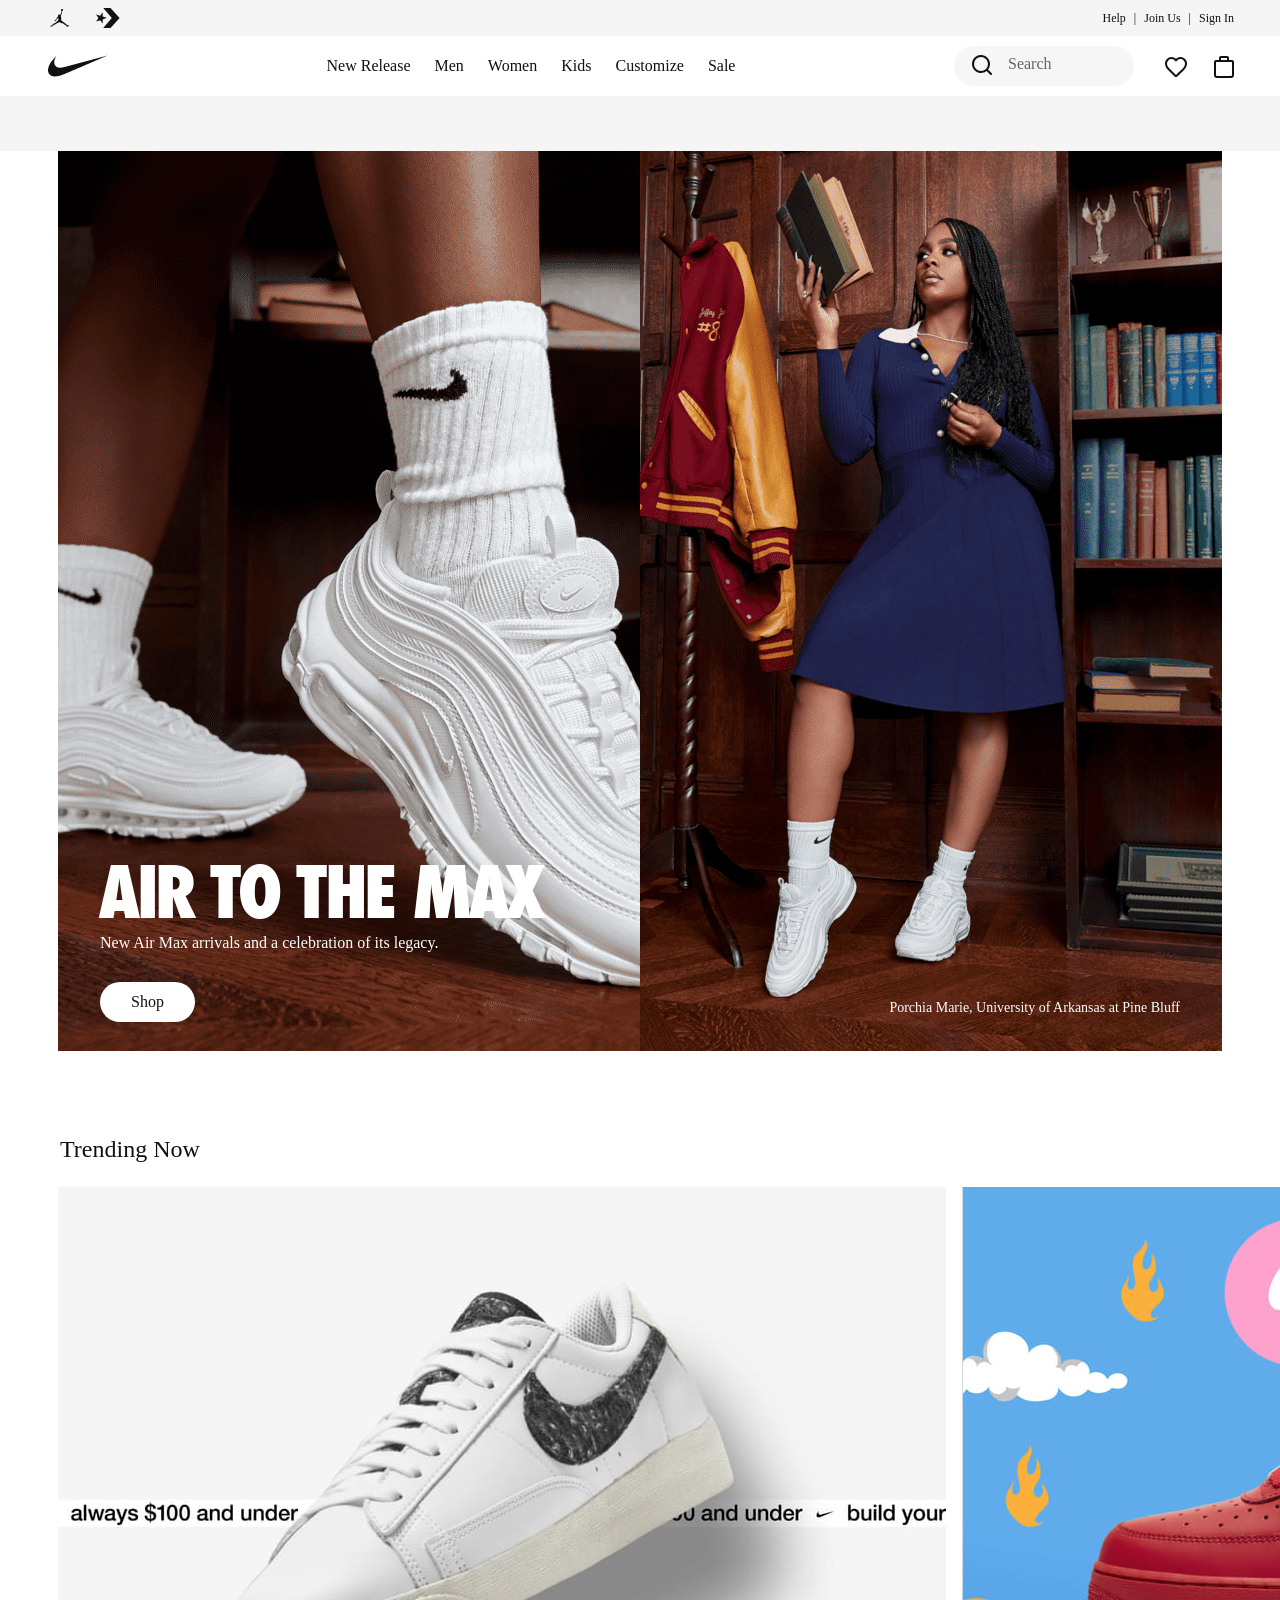
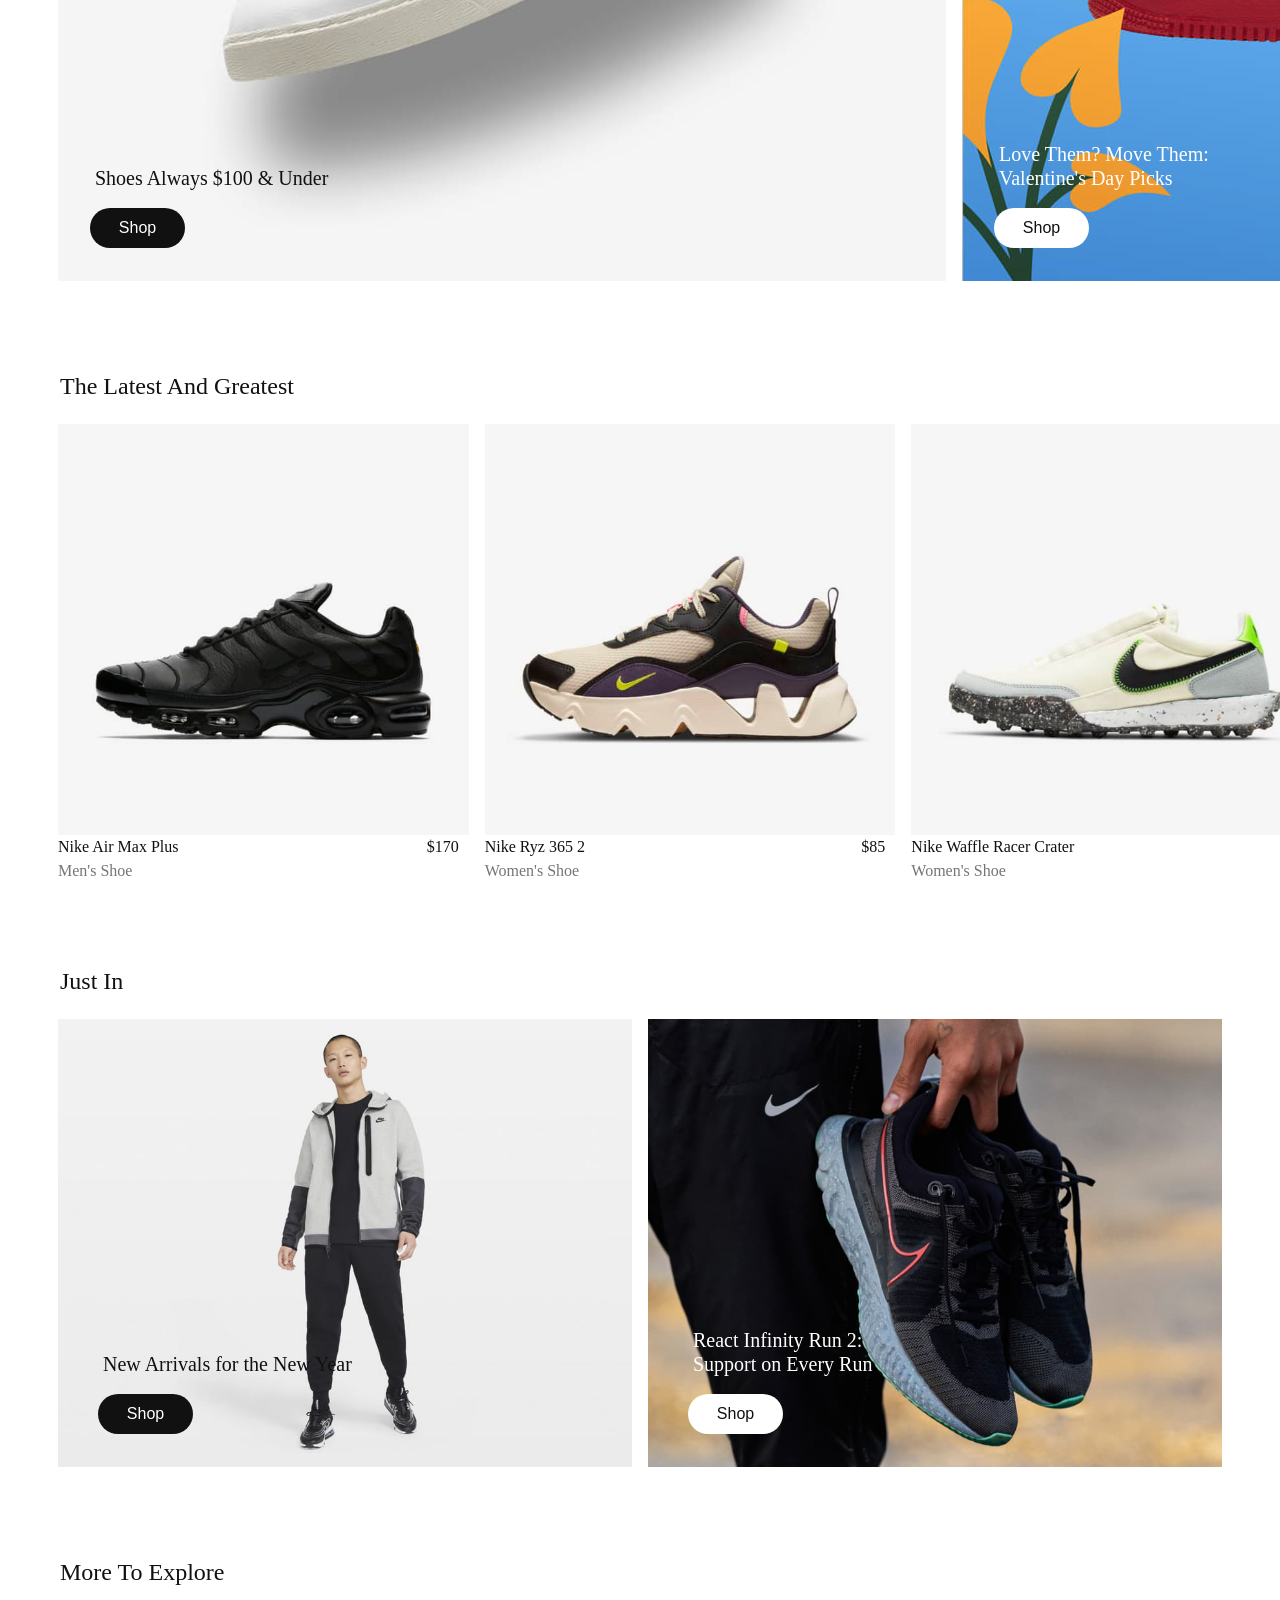
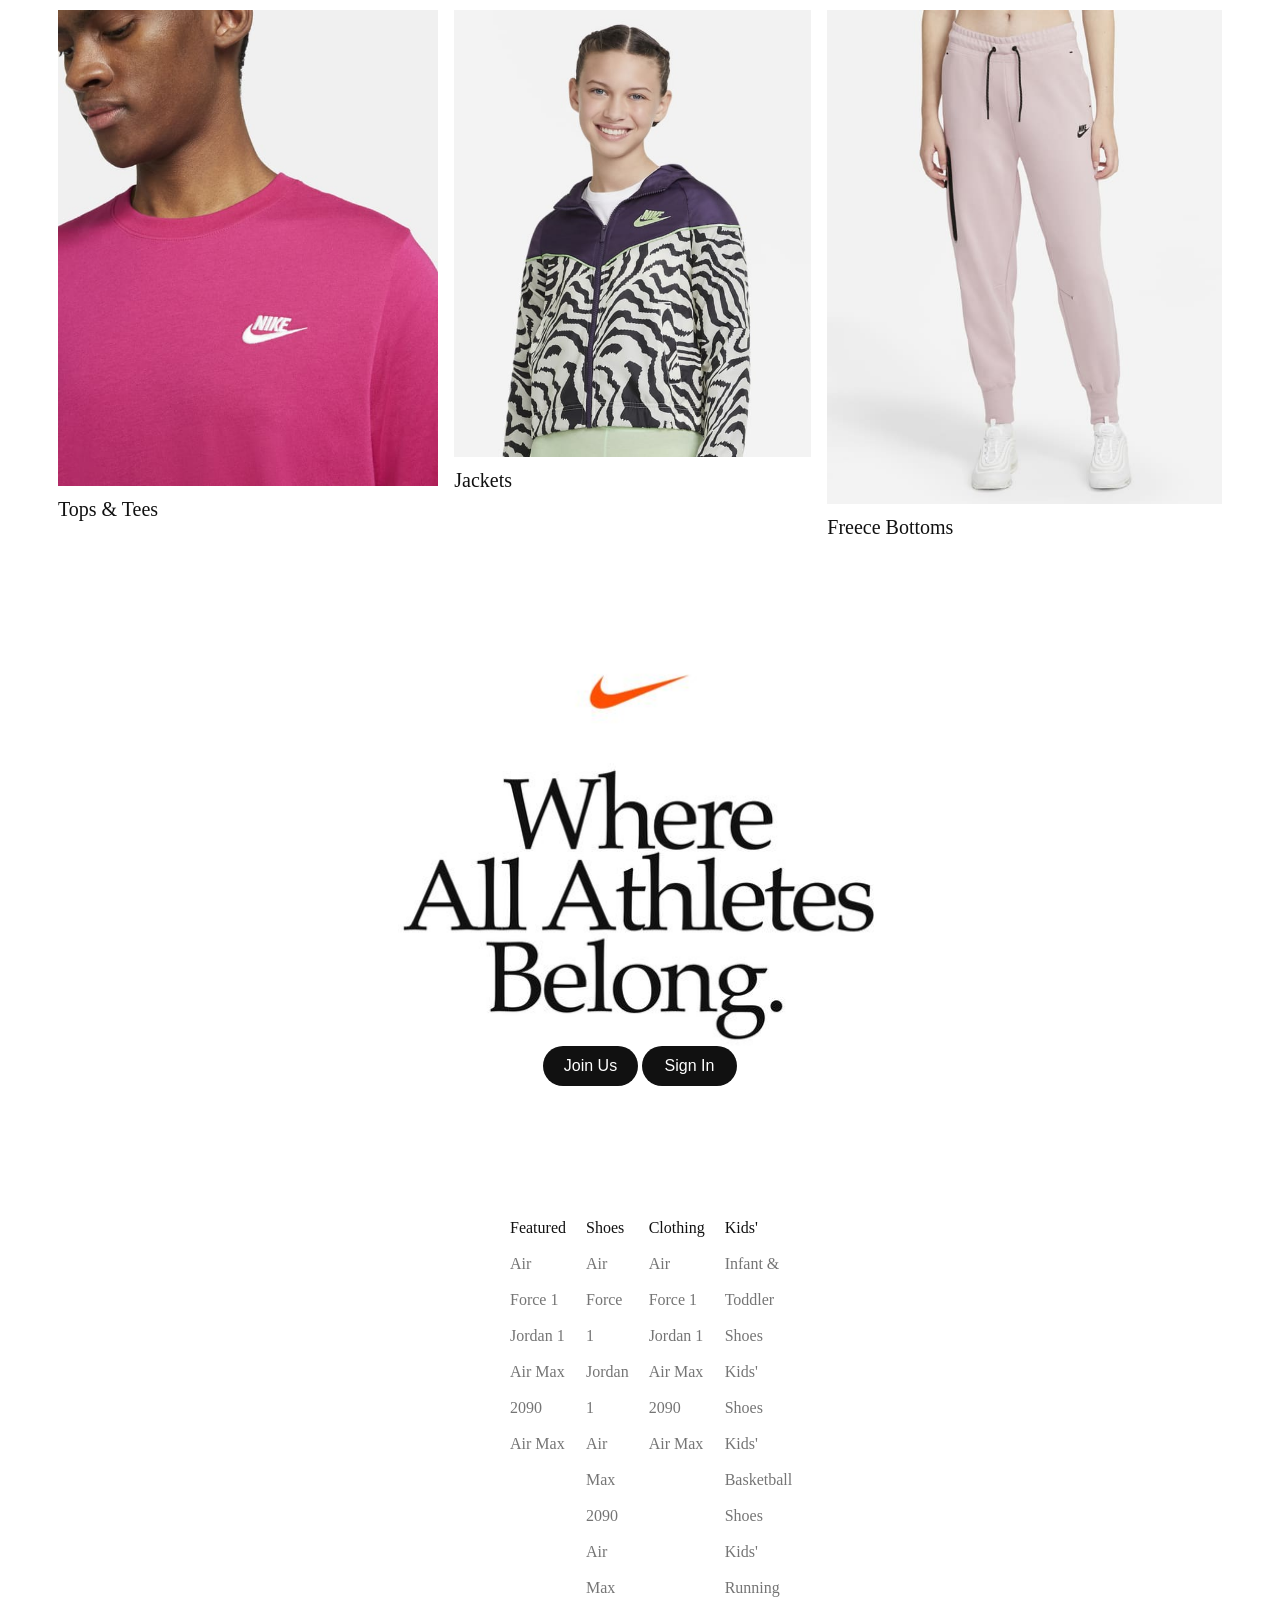
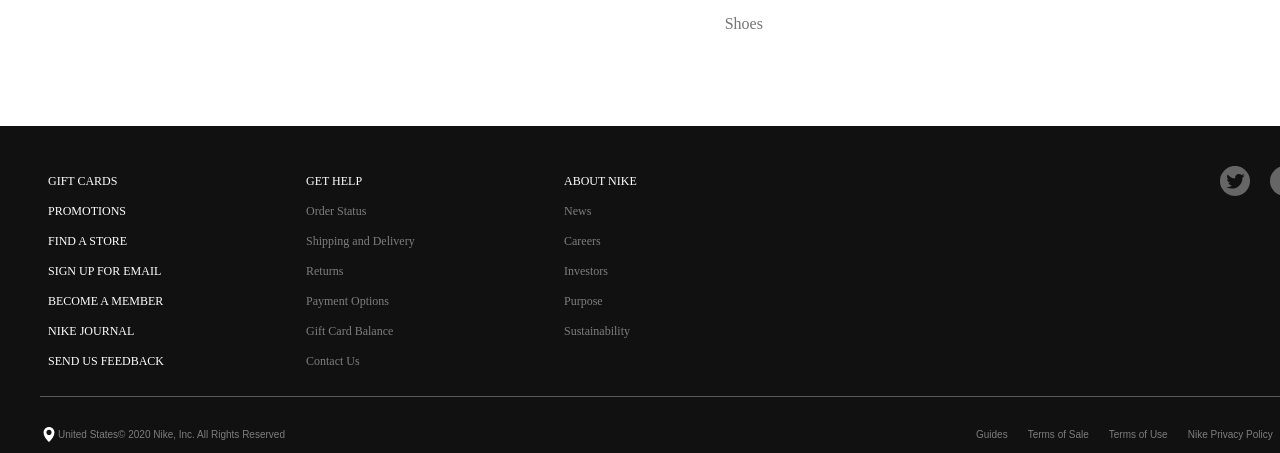
<file: NIKE.COM/index.html>
<!DOCTYPE html>
<html lang="en">
<head>
    <meta charset="UTF-8">
    <meta name="viewport" content="width=device-width, initial-scale=1.0">
    <meta nes name="keywords" content="nike">
    <meta nes name="description" content="Nike delivers innovative products, experiences and services to inspire athletes.">
    <meta nes name="application-name" content="Nike.com">

    <title>Nike. Just Do It. Nike.com</title>

    <link rel="icon" href="img/favicon.png">
    <link rel="icon" type="image/x-icon" href="img/favicon.ico">


    <link rel="stylesheet" href="css/reset_nike.css">
    <link rel="stylesheet" href="css/common.css">
    <link rel="stylesheet" href="css/index.css">
    <link rel="stylesheet" href="css/header.css">
    <link rel="stylesheet" href="css/footer.css">

</head>

<body>

    <header>
        <div class="gnb">

            <nav class="gnb_top">

                <ul class="gnb_top_brand">
                    <li><a href="">
                        <svg height="24px" width="24px" fill="#111" viewBox="0 0 26 32"><path d="M14.4 5.52v-.08q0-.56.36-1t.92-.44 1 .36.48.96-.36 1-.96.4l-.24.08.08.12-.08.44-.16 1.28q.08.08.08.16l-.16.8q-.08.16-.16.24l-.08.32q-.16.64-.28 1.04t-.2.64V12q-.08.4-.12.64t-.28.8q-.16.32 0 1.04l.08.08q0 .24.2.56t.2.56q.08 1.6-.24 2.72l.16.48q.96.48.56 1.04l.4.16q.96.48 1.36.84t.8.76q.32.08.48.24l.24.08q1.68 1.12 3.36 2.72l.32.24v.08l-.08.16.24.16h.08q.24.16.32.16h.08q.08 0 .16-.08l.16-.08q.16-.16.32-.24h.32q.08 0 0 .08l-.32.16-.4.48h.56l.56.08q.24-.08.4-.16l.4-.24q.24-.08.48.16h.08q.08.08-.08.24l-.96.88q-.4.32-.72.4l-1.04.72q-.08.08-.16 0l-.24-.32-.16-.32-.2-.28-.24-.32-.2-.24-.16-.2-.32-.24q-.16 0-.32-.08l-1.04-.8q-.24 0-.56-.24-1.2-1.04-1.6-1.28l-.48-.32-.96-.16q-.48-.08-1.28-.48l-.64-.32q-.64-.32-.88-.32l-.32-.16q-.32-.08-.48-.16l-.16-.16q-.16 0-.32.08l-1.6.8-2 .88q-.8.64-1.52 1.04l-.88.4-1.36.96q-.16.16-.32 0l-.16.16q-.24.08-.32.08l-.32.16v.16h-.16l-.16.24q-.16.32-.32.36t-.2.12-.08.12l-.16.16-.24.16-.36-.04-.48.08-.32.08q-.4.08-.64-.12t-.4-.6q-.16-.24.16-.4l.08-.08q.08-.08.24-.08h.48L1.6 26l.32-.08q0-.16.08-.24.08-.08.24-.08v-.08q-.08-.16-.08-.32-.08-.16-.04-.24t.08-.08h.04l.08.24q.08.4.24.24l.08-.16q.08-.16.24-.16l.16.16.16-.16-.08-.08q0-.08.08-.08l.32-.32q.4-.48.96-.88 1.12-.88 2.4-1.36.4-.4.88-.4.32-.56.96-1.2.56-.4.8-.56.16-.32.4-.32H10l.16-.16q.16-.08.24-.16v-.4q0-.4.08-.64t.4-.24l.32-.32q-.16-.32-.16-.72h-.08q-.16-.24-.16-.48-.24-.4-.32-.64h-.24q-.08.24-.4.32l-.08.16q-.32.56-.56.84t-.88.68q-.4.4-.56.88-.08.24 0 .48l-.08.16h.08q0 .16.08.16h.08q.16.08.16.2t-.24.08-.36-.16-.2-.12l-.24.24q-.16.24-.32.2t-.08-.12l.08-.08q.08-.16 0-.16l-.64.16q-.08.08-.2 0t.04-.16l.4-.16q0-.08-.08-.08-.32.16-.64.08l-.4-.08-.08-.08q0-.08.08-.08.32.08.8-.08l.56-.24.64-.72.08-.16q.32-.64.68-1.16t.76-.84l.08-.32q.16-.32.32-.56t.4-.64l.24-.32q.32-.48.72-.48l.24-.24q.08-.08.08-.24l.16-.16-.08-.08q-.48-.4-.48-.72-.08-.56.36-.96t.88-.36.68.28l.16.16q.08 0 .08.08l.32.16v.24q.16.16.16.24.16-.24.48-.56l.4-1.28q0-.32.16-.64l.16-.24v-.16l.24-.96h.16l.24-.96q.08-.24 0-.56l-.32-.8z"></path></svg></a>
                    </li>
                    <li><a href="">
                        <svg height="24px" width="24px" fill="#111" viewBox="0 0 39 33"><path d="M10.94 25.626l-4.236-5.501L.201 22.28l3.734-5.756L.11 10.777l6.59 2.031 4.026-5.474.14 6.785 6.64 2.175-6.594 2.446.028 6.886zm.824 7.239l13.952-16.393L11.806.107h11.697l14.871 16.389-14.8 16.369h-11.81z"></path></svg></a>
                    </li>
                </ul>

                <ul class="gnb_top_usermenu">
                    <li><a href="#">Help</a></li>
                    <li>|</li>
                    <li><a href="#">Join Us</a></li>
                    <li>|</li>
                    <li><a href="#">Sign In</a></li>
                </ul>

            </nav>

            <nav class="gnb_bottom">

                <div class="gnb_bottom_logo">
                    <a href="#"><svg class="pre-logo-svg" height="60px" width="60px" fill="#111" viewBox="0 0 69 32"><path d="M68.56 4L18.4 25.36Q12.16 28 7.92 28q-4.8 0-6.96-3.36-1.36-2.16-.8-5.48t2.96-7.08q2-3.04 6.56-8-1.6 2.56-2.24 5.28-1.2 5.12 2.16 7.52Q11.2 18 14 18q2.24 0 5.04-.72z"></path></svg></a>
                </div>

                <ul class="gnb_bottom_mainmenu">
                    <li><a href="#">New Release</a></li>
                    <li><a href="#">Men</a></li>
                    <li><a href="#">Women</a></li>
                    <li><a href="#">Kids</a></li>
                    <li><a href="#">Customize</a></li>
                    <li><a href="#">Sale</a></li>
                </ul>

                <ul class="gnb_bottom_right">
                    <li>
                        <a href="#"><svg class="pre-search-input-icon" fill="#111" height="24px" width="24px" viewBox="0 0 24 24"><path d="M21.71 20.29L18 16.61A9 9 0 1 0 16.61 18l3.68 3.68a1 1 0 0 0 1.42 0 1 1 0 0 0 0-1.39zM11 18a7 7 0 1 1 7-7 7 7 0 0 1-7 7z"></path></svg> Search </a> 
                    </li>
                    <li>
                        <a href="#"><svg width="24px" height="24px" fill="#111" viewBox="0 0 24 24"><path d="M21.11 4a6.6 6.6 0 0 0-4.79-1.92A6.27 6.27 0 0 0 12 3.84 6.57 6.57 0 0 0 2.89 4c-2.8 2.68-2.45 7.3.88 10.76l6.84 6.63A2 2 0 0 0 12 22a2 2 0 0 0 1.37-.54l.2-.19.61-.57c.6-.57 1.42-1.37 2.49-2.41l2.44-2.39 1.09-1.07c3.38-3.55 3.8-8.1.91-10.83zm-2.35 9.4l-.25.24-.8.79-2.44 2.39c-1 1-1.84 1.79-2.44 2.36L12 20l-6.83-6.68c-2.56-2.66-2.86-6-.88-7.92a4.52 4.52 0 0 1 6.4 0l.09.08a2.12 2.12 0 0 1 .32.3l.9.94.9-.94.28-.27.11-.09a4.52 4.52 0 0 1 6.43 0c1.97 1.9 1.67 5.25-.96 7.98z"></path></svg></a>
                    </li>
                    <li>
                        <a href="#"><svg width="24px" height="24px" fill="#111" viewBox="0 0 24 24"><path d="M16 7a1 1 0 0 1-1-1V3H9v3a1 1 0 0 1-2 0V3a2 2 0 0 1 2-2h6a2 2 0 0 1 2 2v3a1 1 0 0 1-1 1z"></path><path d="M20 5H4a2 2 0 0 0-2 2v13a3 3 0 0 0 3 3h14a3 3 0 0 0 3-3V7a2 2 0 0 0-2-2zm0 15a1 1 0 0 1-1 1H5a1 1 0 0 1-1-1V7h16z"></path></svg></a>
                    </li>
                </ul>

            </nav>

            

        </div>
    </header>

    <main>


        <div class="gnb_notice">

        </div>

        <!-- main Visual -->
        <div class="main_visual_wrap">
            <ul class="main_visual">
                <li class="main_visual_1" onclick="document.location='#'";>

                    <div class="text_left">
                        <p class="">AIR TO THE MAX</p>
                        <p class="">New Air Max arrivals and a celebration of its legacy.</p>
                        
                        <a href="#" class="button_shop_white">Shop</a>
                        
                    </div>
                </li>
    
                <li class="main_visual_2" onclick="document.location='#'";>

                        <p class="text_right">Porchia Marie, University of Arkansas at Pine Bluff</p>

                </li>
            </ul>
        </div>

        
        <!-- trending Now -->
        <div class="trending_now_wrap mt_84">

            <h2 class="mb_24">Trending Now</h2>

            <ul class="trending_now">
                
                <li class="trending_now_1">
                <a href="#" class="">
                    <img src="img/trending_now_1.jpg" alt="">
                    <div class="trending_now_btn">
                        <p class="p_20 mb_18"> Shoes Always $100 & Under </p>
                        <button onclick="document.location=''"; class="button_shop_black">Shop</button>
                    </div>
                </a>
                </li>
                
                <li class="trending_now_2">
                <a href="#" class="">
                    <img src="img/trending_now_2.jpg" alt="">
                    <div class="trending_now_btn">
                        <p class="p_20 mb_18 c_255">
                            Love Them? Move Them:<br>
                            Valentine's Day Picks
                        </p>
                        <button onclick="document.location=''"; class="button_shop_white">Shop</button>
                    </div>  
                </a>
                </li>
               
            </ul>

        </div>


        <!-- The Latest And Greatest -->
        <div class="the_latest_wrap mt_84">
            <h2 class="mb_24">The Latest And Greatest</h2>
            <div class="the_latest_scroll_wrap">
            <ul class="the_latest">

                <li class="p_20">
                    <a href="#">
                        <div>
                            <img src="img/latest_1.jpg" alt="">
                        </div>
                        <div class="the_latest_info">
                            <div class="">
                                <p>Nike Air Max Plus</p>
                                <p class="c_117">Men's Shoe</p>
                            </div>
                            <p class="">$170</p>
                        </div>
                    </a>
                </li>

                <li class="p_20">
                    <a href="#">
                        <div>
                            <img src="img/latest_2.jpg" alt="">
                        </div>
                        <div class="the_latest_info">
                            <div class="">
                                <p> Nike Ryz 365 2</p>
                                <p class="c_117">Women's Shoe</p>
                            </div>
                            <p class="">$85</p>
                        </div>
                    </a>
                </li>

                <li class="p_20">
                    <a href="#">
                        <div>
                            <img src="img/latest_3.jpg" alt="">
                        </div>
                        <div class="the_latest_info">
                            <div class="">
                                <p> Nike Waffle Racer Crater</p>
                                <p class="c_117">Women's Shoe</p>
                            </div>
                            <p class="">$100</p>
                        </div>
                    </a>
                </li>

                <li class="p_20">
                    <a href="#">
                        <div>
                            <img src="img/latest_1.jpg" alt="">
                        </div>
                        <div class="the_latest_info">
                            <div class="">
                                <p>Nike Air Max Plus</p>
                                <p class="c_117">Men's Shoe</p>
                            </div>
                            <p class="">$170</p>
                        </div>
                    </a>
                </li>

                <li class="p_20">
                    <a href="#">
                        <div>
                            <img src="img/latest_2.jpg" alt="">
                        </div>
                        <div class="the_latest_info">
                            <div class="">
                                <p> Nike Ryz 365 2</p>
                                <p class="c_117">Women's Shoe</p>
                            </div>
                            <p class="">$85</p>
                        </div>
                    </a>
                </li>

                <li class="p_20">
                    <a href="#">
                        <div>
                            <img src="img/latest_3.jpg" alt="">
                        </div>
                        <div class="the_latest_info">
                            <div class="">
                                <p> Nike Waffle Racer Crater</p>
                                <p class="c_117">Women's Shoe</p>
                            </div>
                            <p class="">$100</p>
                        </div>
                    </a>
                </li>



                
                

            </ul>
            </div>
        </div>


        <!-- Just In -->
        <div class="just_in_wrap mt_84">
            <h2 class="mb_24">Just In</h2>

            <ul class="just_in">
                
                <li class="just_in_1">
                <a href="#" class="">
                    <img src="img/just_in_1.jpg" alt="">
                    <div class="trending_now_btn">
                        <p class="p_20 mb_18">New Arrivals for the New Year</p>
                        <button onclick="document.location=''"; class="button_shop_black">Shop</button>
                    </div>
                </a>
                </li>

                <li class="just_in_2">
                    <a href="#" class="">
                        <img src="img/just_in_2.jpg" alt="">
                        <div class="trending_now_btn">
                            <p class="p_20 mb_18 c_255">
                                React Infinity Run 2: <br>
                                Support on Every Run
                            </p>
                            <button onclick="document.location=''"; class="button_shop_white">Shop</button>
                        </div>
                </a>
                </li>
                
               
            </ul>

        </div>


        <!-- More To Explore -->

        <div class="more_to_explore_wrap mt_84">
            <h2 class="mb_24">More To Explore</h2>
            <ul class="more_to_explore">
                <li class="p_20">
                    <a href="#">
                        <img src="img/mte_1.jpg" alt="">
                        Tops & Tees
                    </a>
                </li>

                <li class="p_20">
                    <a href="#">
                        <img src="img/mte_2.jpg" alt="">
                        Jackets
                    </a>
                </li>

                <li  class="p_20">
                    <a href="#">
                        <img src="img/mte_3.jpg" alt="">
                        Freece Bottoms
                    </a>
                </li>

            </ul>
        </div>


        <!-- image card -->

        <div class="image_card_wrap mt_84">
            <div class="image_card">

                <div class="image_card_btn">
                    <button onclick="document.location=''"; class="button_shop_black";>Join Us</button>
                    <button onclick="document.location=''"; class="button_shop_black";>Sign In</button>
                </div>

            </div>
        </div>


        <div class="bottom_menu_wrap mt_84">
            <div class="bottom_menu">
                <ul class="menu_1">
                    <li>Featured</li>
                    <li><a href="#">Air Force 1</a></li>
                    <li><a href="#">Jordan 1</a></li>
                    <li><a href="#">Air Max 2090</a></li>
                    <li><a href="#">Air Max</a></li>
                </ul>
                <ul class="menu_2">
                    <li>Shoes</li>
                    <li><a href="#">Air Force 1</a></li>
                    <li><a href="#">Jordan 1</a></li>
                    <li><a href="#">Air Max 2090</a></li>
                    <li><a href="#">Air Max</a></li>
                </ul>
                <ul class="menu_3">
                    <li>Clothing</li>
                    <li><a href="#">Air Force 1</a></li>
                    <li><a href="#">Jordan 1</a></li>
                    <li><a href="#">Air Max 2090</a></li>
                    <li><a href="#">Air Max</a></li>
                </ul>
                <ul class="menu_4">
                    <li>Kids'</li>
                    <li><a href="#">Infant & Toddler Shoes</a></li>
                    <li><a href="#">Kids' Shoes</a></li>
                    <li><a href="#">Kids' Basketball Shoes</a></li>
                    <li><a href="#">Kids' Running Shoes</a></li>
                </ul>
            </div>
        </div>


    </main>

    <footer>
    <div class="footer_wrap">   
    <div class="footer">
        <div class="footer_top">

            <div class="footer_top_left">

                <ul class="footer_menu_ul_1">
                    <li><a href="#">GIFT CARDS</a></li>
                    <li><a href="#">PROMOTIONS</a></li>
                    <li><a href="#">FIND A STORE</a></li>
                    <li><a href="#">SIGN UP FOR EMAIL</a></li>
                    <li><a href="#">BECOME A MEMBER</a></li>
                    <li><a href="#">NIKE JOURNAL</a></li>
                    <li><a href="#">SEND US FEEDBACK</a></li>
                </ul>

                <ul class="footer_menu_ul_2">
                    <li><a href="#">GET HELP</a></li>
                    <li><a href="#">Order Status</a></li>
                    <li><a href="#">Shipping and Delivery</a></li>
                    <li><a href="#">Returns</a></li>
                    <li><a href="#">Payment Options</a></li>
                    <li><a href="#">Gift Card Balance</a></li>
                    <li><a href="#">Contact Us</a></li>
                </ul>

                <ul class="footer_menu_ul_3">
                    <li><a href="#" >ABOUT NIKE</a></li>
                    <li><a href="#">News</a></li>
                    <li><a href="#">Careers</a></li>
                    <li><a href="#">Investors</a></li>
                    <li><a href="#">Purpose</a></li>
                    <li><a href="#">Sustainability</a></li>
                </ul>

            </div>

            <div class="footer_top_right">
                <span>
                    <svg class="social-link-icon" width="30px" fill="#666" height="30px" viewBox="0 0 24 24"><path d="M12 0C9.813 0 7.8.533 5.96 1.6A11.793 11.793 0 0 0 1.6 5.96C.533 7.8 0 9.813 0 12s.533 4.2 1.6 6.04a11.793 11.793 0 0 0 4.36 4.36C7.8 23.467 9.813 24 12 24s4.2-.533 6.04-1.6a11.793 11.793 0 0 0 4.36-4.36C23.467 16.2 24 14.187 24 12s-.533-4.2-1.6-6.04a11.793 11.793 0 0 0-4.36-4.36C16.2.533 14.187 0 12 0zm6 9.28v.4c0 1.387-.333 2.72-1 4a8.186 8.186 0 0 1-2.84 3.12c-1.333.853-2.827 1.28-4.48 1.28a8.535 8.535 0 0 1-4.56-1.28h.72c1.387 0 2.613-.427 3.68-1.28-.64 0-1.213-.2-1.72-.6-.507-.4-.867-.92-1.08-1.56l.56.16c.373 0 .64-.053.8-.16a2.67 2.67 0 0 1-1.72-1 2.913 2.913 0 0 1-.68-1.88c.427.267.88.4 1.36.4-.907-.533-1.36-1.36-1.36-2.48 0-.533.133-1.04.4-1.52.8.96 1.72 1.707 2.76 2.24a8.133 8.133 0 0 0 3.4.88c-.107-.16-.16-.4-.16-.72 0-.8.293-1.493.88-2.08s1.28-.88 2.08-.88 1.547.293 2.24.88c.48-.107 1.12-.347 1.92-.72-.213.747-.64 1.28-1.28 1.6H18c.747-.16 1.28-.32 1.6-.48-.533.693-1.067 1.253-1.6 1.68z"></path></svg>
                </span>
                <span>
                    <svg class="social-link-icon" width="30px" fill="#666" height="30px" viewBox="0 0 24 24"><path d="M12 0C9.813 0 7.8.533 5.96 1.6A11.793 11.793 0 0 0 1.6 5.96C.533 7.8 0 9.813 0 12s.533 4.2 1.6 6.04a11.793 11.793 0 0 0 4.36 4.36C7.8 23.467 9.813 24 12 24s4.2-.533 6.04-1.6a11.793 11.793 0 0 0 4.36-4.36C23.467 16.2 24 14.187 24 12s-.533-4.2-1.6-6.04a11.793 11.793 0 0 0-4.36-4.36C16.2.533 14.187 0 12 0zm3.12 12h-2v7.2H10.4V12H8.64V9.52h1.76V8c0-1.12.187-1.92.56-2.4.427-.587 1.2-.88 2.32-.88h2V7.2h-1.2c-.427 0-.693.067-.8.2-.107.133-.16.387-.16.76v1.2h2.16L15.12 12z"></path></svg>
                </span>
                <span>
                    <svg class="social-link-icon" width="30px" fill="#666" height="30px" viewBox="0 0 24 24"><path d="M11.28 17.6a.604.604 0 0 1-.2.24.43.43 0 0 1-.24.08c-.08 0-.133-.027-.16-.08a.557.557 0 0 1-.04-.24v-2.96h-.72v3.28a1 1 0 0 0 .12.52c.08.133.2.2.36.2.16 0 .307-.053.44-.16.133-.107.28-.24.44-.4v.48H12v-3.92h-.72v2.96zM6.96 14v-.8H9.6v.8h-.88v4.56h-.88V14h-.88zm4.96-4.72c-.107 0-.2-.04-.28-.12a.384.384 0 0 1-.12-.28v-2.4c0-.053.027-.107.08-.16.053-.053.147-.08.28-.08.133 0 .24.027.32.08a.27.27 0 0 1 .12.24v2.32c0 .107-.04.2-.12.28a.384.384 0 0 1-.28.12zm2 8.32c0-.64.027-1.307.08-2 0-.107-.04-.2-.12-.28-.08-.08-.16-.12-.24-.12h-.12l-.24.16v2.4l.24.16.16.08c.107 0 .173-.027.2-.08.027-.053.04-.16.04-.32zm.08-3.04c.213 0 .387.08.52.24.133.16.2.4.2.72v2.24c0 .267-.053.48-.16.64a.422.422 0 0 1-.44.2 2.1 2.1 0 0 1-.48-.12.506.506 0 0 1-.28-.24v.32h-.8V13.2h.8v1.76c.107-.107.213-.2.32-.28a.532.532 0 0 1 .32-.12zm3.92 5.12c.267-.213.427-.907.48-2.08.053-.587.107-1.147.16-1.68 0-.48-.053-1.013-.16-1.6-.107-1.173-.28-1.893-.52-2.16-.24-.267-1.267-.453-3.08-.56l-2.64-.08-2.72.08c-1.813.107-2.84.293-3.08.56-.24.267-.413.987-.52 2.16a16.07 16.07 0 0 0-.08 1.6c0 .533.027 1.093.08 1.68.107 1.173.28 1.88.52 2.12.24.24 1.267.44 3.08.6l2.72.08 2.64-.08c1.813-.16 2.853-.347 3.12-.56v-.08zM8.4 4h-.96l1.12 3.6v2.24h.96v-2.4L10.64 4h-.96l-.56 2.32h-.08L8.4 4zm2.32 2.56V8.8c0 .373.107.667.32.88.213.213.507.32.88.32s.667-.107.88-.32c.213-.213.32-.507.32-.88V6.56c0-.32-.107-.587-.32-.8-.213-.213-.507-.32-.88-.32s-.667.107-.88.32c-.213.213-.32.48-.32.8zm3.12-.96v3.6a1 1 0 0 0 .12.52c.08.133.213.2.4.2.187 0 .36-.04.52-.12.16-.08.32-.2.48-.36v.48h.88V5.6h-.88v3.2a.523.523 0 0 1-.24.24.645.645 0 0 1-.28.08c-.08 0-.133-.013-.16-.04-.027-.027-.04-.093-.04-.2V5.52h-.8v.08zM12 0c2.187 0 4.2.533 6.04 1.6a11.793 11.793 0 0 1 4.36 4.36C23.467 7.8 24 9.813 24 12s-.533 4.2-1.6 6.04a11.793 11.793 0 0 1-4.36 4.36C16.2 23.467 14.187 24 12 24s-4.2-.533-6.04-1.6a11.793 11.793 0 0 1-4.36-4.36C.533 16.2 0 14.187 0 12s.533-4.2 1.6-6.04A11.793 11.793 0 0 1 5.96 1.6C7.8.533 9.813 0 12 0zm4.56 16.08l-.08-.4c0-.16-.027-.28-.08-.36a.27.27 0 0 0-.24-.12.27.27 0 0 0-.24.12c-.053.08-.08.2-.08.36v.4h.72zm-.32-1.52c.32 0 .573.093.76.28.187.187.28.467.28.84v.96h-1.44v.8c0 .16.027.28.08.36.053.08.147.12.28.12.133 0 .227-.04.28-.12.053-.08.08-.227.08-.44v-.16h.72v.24c0 .373-.093.667-.28.88-.187.213-.453.32-.8.32-.347 0-.613-.107-.8-.32-.187-.213-.28-.507-.28-.88v-1.76c0-.32.107-.587.32-.8.213-.213.48-.32.8-.32z"></path></svg>
                </span>
                <span>
                    <svg class="social-link-icon" width="30px" fill="#666" height="30px" viewBox="0 0 24 24"><path d="M16 12.48a4.723 4.723 0 0 1-.56 1.48 3.93 3.93 0 0 1-1.04 1.16 3.428 3.428 0 0 1-1.92.68 3.628 3.628 0 0 1-1.96-.48 3.414 3.414 0 0 1-1.4-1.48c-.48-.96-.587-1.973-.32-3.04H7.68l.08 5.52c0 .107.04.213.12.32.08.107.173.16.28.16h8.32c.107 0 .213-.053.32-.16.107-.107.16-.213.16-.32V10.8h-1.12c.16.533.213 1.093.16 1.68zm-3.68 2c.64 0 1.2-.24 1.68-.72s.72-1.053.72-1.72a2.56 2.56 0 0 0-.68-1.76c-.453-.507-1.013-.76-1.68-.76s-1.24.24-1.72.72-.72 1.053-.72 1.72.227 1.253.68 1.76c.453.507 1 .76 1.64.76h.08zm4.16-7.6h-1.12c-.107 0-.213.053-.32.16-.107.107-.16.213-.16.32v1.36c.107.213.267.32.48.32h1.12c.16 0 .28-.053.36-.16a.532.532 0 0 0 .12-.32v-1.2c0-.107-.053-.213-.16-.32-.107-.107-.213-.16-.32-.16zM12 0C9.813 0 7.8.533 5.96 1.6A11.793 11.793 0 0 0 1.6 5.96C.533 7.8 0 9.813 0 12s.533 4.2 1.6 6.04a11.793 11.793 0 0 0 4.36 4.36C7.8 23.467 9.813 24 12 24s4.2-.533 6.04-1.6a11.793 11.793 0 0 0 4.36-4.36C23.467 16.2 24 14.187 24 12s-.533-4.2-1.6-6.04a11.793 11.793 0 0 0-4.36-4.36C16.2.533 14.187 0 12 0zm6.24 16.88l-.08.08v.08a.926.926 0 0 1-.28.68 1.3 1.3 0 0 1-.68.36H7.52a.871.871 0 0 1-.68-.32 1.536 1.536 0 0 1-.36-.72l-.08-.16.08-9.84c0-.267.093-.507.28-.72.187-.213.413-.347.68-.4h9.68a1.3 1.3 0 0 1 .68.36 1.3 1.3 0 0 1 .36.68l.08 9.92z"></path></svg>
                </span>
            </div>

        </div>
    

        <div class="footer_bottom">

            <div class="footer_bottom_left">
                <a href="#">
                <span>
                    <svg height="15px" width="18px" fill="#fff" viewBox="0 0 42 58"><path d="M21 0C9.4 0 0 9.5 0 21.2 0 39.9 21 58 21 58s21-18.1 21-36.8C42 9.5 32.6 0 21 0zm0 31c-5.5 0-10-4.5-10-10s4.5-10 10-10 10 4.5 10 10-4.5 10-10 10z"></path></svg>
                    <p>United States</p>
                </span>
                </a>
                
                <p>&copy 2020 Nike, Inc. All Rights Reserved</p>
            </div>
                    
                    
            <div class="footer_bottom_right">
                <a href="#">Guides</a>
                <a href="#">Terms of Sale</a>
                <a href="#">Terms of Use</a>
                <a href="#">Nike Privacy Policy</a>
                <a href="#">CA Supply Chains Act</a>
            </div>

        </div>

    </div>  
    </div>
</footer>




</body>
</html>
</file>
<file: css/common.css>
@font-face {
    font-family: 'Nike TG'; /* 사용할 폰트 이름 */
    src: url(../font/niketg.woff2) format('woff2');
}
@font-face {
    font-family: 'Nike Futura';
    src: url(../font/nike-futura.woff2) format('woff2');
}






body { font-family: 'Noto Sans KR'; font-size: 16px; font-weight: 400; line-height: 1.5; letter-spacing: normal; color:rgb(17,17,17); -webkit-font-smoothing: antialiased; }

div, ul, li { background-size: cover; background-position: center center; background-repeat: no-repeat; }

a { color: rgb(17, 17, 17); }

/* layout Style */
button:hover { cursor: pointer; }

/* text Style */

h1 {  }
h2 { font-family: 'Noto Sans KR'; font-size: 24px; font-weight: 400; line-height: 28px; letter-spacing: normal; }
h3 {  }
h4 { font-family: 'Noto Sans KR'; font-size: 20px; font-weight: 500; line-height: 24px; letter-spacing: normal; }
h5 {  }
h6 {  }

p { font-family: 'Noto Sans KR'; font-size: 16px; line-height: 1.5; font-weight: 400; letter-spacing: normal; }

.h4_16 { font-family: 'Noto Sans KR'; font-size: 16px; line-height: 24px; font-weight: 500; letter-spacing: normal; }


.p_72 { font-family: 'Noto Sans KR'; font-size: 72px; line-height: 60px; font-weight: 400; }
.p_20 { font-size: 20px; font-weight: 400; }
.p_14 { font-size: 14px; font-weight: 400; }
.p_14_tg { font-family: 'Noto Sans KR'; font-size: 14px; font-weight: 400; }
.p_12 { font-size: 12px; font-weight: 400; }
.p_10 { font-size: 10px; font-weight: 400; }




/* color Style */
.c_17 { color:rgb(17, 17, 17);}
.c_117 { color:rgb(117, 117, 117);}
.c_126 { color:rgb(126, 126, 126);}
.c_245 { color:rgb(245, 245, 245);}
.c_255 { color:rgb(255, 255, 255);}

/* Font Wight */
.fw_400 { font-weight: 400; }
.fw_500 { font-weight:500;}


/* Margin */
.mt_84 { margin-top: 84px; }

.mb_8 { margin-bottom: 8px;}
.mb_18 { margin-bottom: 18px;}
.mb_24 { margin-bottom: 24px;}
</file>
<file: css/index.css>
/* body { overflow: hidden; } */

/* btn & text */

.category-title { margin: 0 56px 24px 56px; }

.text-title__black { font-family: 'Nike Futura'; font-size: 72px; font-weight: 500; line-height: 60px; margin: 0 0 8px 0; }
.text-info__black { font-family: 'Arial'; font-size: 16px; font-weight: 400; line-height: 24px; }

.text-title__white { font-family: 'Nike Futura'; font-size: 72px; font-weight: 500; line-height: 60px; margin: 0 0 8px 0; color: #ffffff; }
.text-info__white { font-family: 'Arial'; font-size: 16px; font-weight: 400; line-height: 24px; color: #ffffff; }

.text-subtitle__white { font-family: 'Arial'; font-size: ; font-weight: ; line-height: ; color: #ffffff; }

.btn-shop__black { width: 95px; height: 40px; padding: 5px 0; background-color: rgb(17, 17, 17); border-radius: 20px; text-align: center; border: 0; outline: 0; font-size: 16px; font-weight: 300; margin: 18px 0 0 0; }
.btn-shop__black a { color: #ffffff; }
.btn-shop__black:hover { background-color: rgba(0, 0, 0, 0.6); }

.btn-shop__white { width: 95px; height: 40px; padding: 5px 0; background-color: rgb(255, 255, 255); border-radius: 20px; text-align: center; border: 0; outline: 0; font-size: 16px; font-weight: 300; margin: 18px 0 0 0; }
.btn-shop__white a { color: rgb(17, 17, 17); }
.btn-shop__white:hover { background-color: rgba(255, 255, 255, 0.6); }

.btn__wrap { display: flex; justify-content: center; }



/* gnb notice */

#gnb-notice { width: 100%; height: 55px;  }
.gnb-notice__wrap { width: 100%; height: 55px; padding: 10px 0; background-color: #f5f5f5; text-align: center; }
.gnb-notice__wrap p { font-size: 14px; font-weight: 300; line-height: 14px; }
.gnb-notice__wrap a { font-size: 12px; font-weight: 300; text-decoration: underline; }



/* main visual CSS */

#main-visual { width: 100%; position: relative; }
.main-visual__wrap { width: 1808px; height: 933px; margin: 0 56px; padding: 0 8px; }
.main-visual__img { width: 1808px; height: 933px; margin: 0 -8px; }
.main-visual__img img { width: 1792px; height: 933px; }
.main-visual__text { position: absolute; bottom: 50px; left: 100px; }



/* trending now CSS */

#trending-now { width: 100%; position: relative; margin: 84px 0 0 0; }

.trending-now__wrap { width: 1808px; height: 933px; margin: 0 56px; padding: 0 8px; }

.trending-now__ul { width: 1808px; height: 933px; margin: 0 -8px;  display: flex; }

.trending-now__li { width: calc(50% - 16px); background-color: aquamarine; position: relative; }
.trending-now__li:first-child { margin: 0 16px 0 0; }

.trending-now__text { width: 250px; position: absolute; bottom: 50px; left: 40px; }



/* The Best of Air Max CSS */

#air-max { width: 100%; position: relative; margin: 84px 0 0 0; }

.air-max__wrap { width: 1808px; margin: 0 56px; padding: 0 8px; }

.air-max__ul { width: 1808px; margin: 0 -8px; display: flex; }

.air-max__li {width: calc(33.3333% - 32px); margin: 0 32px 0 0; }
.air-max__title { font-size: 20px; font-weight: 500; line-height: 24px; margin: 15px 0 0 0; }
.air-max__shop { width: 40px;  margin: 30px 0 0 0; padding: 0 0 5px 0; border-bottom: 1px solid rgba(0, 0, 0, 0.4); }
.air-max__shop:hover { border-bottom: 1px solid rgba(0, 0, 0, 1); }



/* Nike N7 Collection CSS */

#collection { width: 100%; position: relative; margin: 84px 0 0 0; }
.collection__wrap { width: 1808px;  margin: 0 56px; padding: 0 8px; }
.collection__img { width: 1808px; margin: 0 -8px; }

.collection__text { margin: 15px 0 0 0; text-align: center; }



/* The Latest And Greatest CSS */

#latest { width: 100%; margin: 84px 0 0 0; }
.latest__wrap { width: 1808px;  margin: 0 56px; padding: 0 8px; }
.latest__ul { width: 1808px; margin: 0 -8px;  display: flex; }
.latest__li { width: calc(33.3333%-16px);  width: calc(33.3333%-16px); height: auto; margin: 0 8px; }
.latest__li img { width: 100%; vertical-align: middle; }
.the_latest_info { display: flex; justify-content: space-between; padding-right: 10px; }


.latest__wrap:hover .slide__wrap { display: block; }
.slide__wrap { display: none; position: relative; margin: 30px 0 0 0; }
.slide-top { width: 300px; height: 5px; border-radius: 25px; background-color: rgb(17, 17, 17); position: absolute; top: 0; left: 0; z-index: 1; }
.slide-bottom {  width: 900px; height: 5px; border-radius: 25px; background-color: rgb(117, 117, 117); position: absolute; top: 0; left: 0; }

/* Featured Styles CSS */

#featured-styles { width: 100%; position: relative; margin: 84px 0 0 0; }

.featured-styles__wrap { width: 1808px; height: 933px; margin: 0 56px; padding: 0 8px; }

.featured-styles__ul { width: 1808px; height: 933px; margin: 0 -8px;  display: flex; }

.featured-styles__li { width: calc(50% - 16px); background-color: aquamarine; position: relative; }
.featured-styles__li:first-child { margin: 0 16px 0 0; }

.featured-styles__text { width: 250px; position: absolute; bottom: 50px; left: 40px; }



/* More To Explore CSS */

#more-to-explore { width: 100%; position: relative; margin: 84px 0 0 0; }

.more-to-explore__wrap { width: 1808px;  margin: 0 56px; padding: 0 8px; }

.more-to-explore__ul { width: 1808px;  margin: 0 -8px; display: flex; }

.more-to-explore__li { width: calc(33.3333% - 32px); margin: 0 32px 0 0; }



/* Member Benefits CSS */

#member-benefits { width: 100%; margin: 84px 0 0 0; }
.member-benefits__wrap { width: 1808px; margin: 0 56px; padding: 0 8px; }

.member-benfits__banner { width: 100%; height: 667px; margin: 0 0 16px 0; padding: 400px 0 0 0; background-image: url(../img/benefits_banner.png); text-align: center; }

.member-benfits__list ul { display: flex; }
.member-benfits__li { margin: 0 16px 0 0; }



/* bottom menu CSS */
#bottom-menu { width: 100%; margin: 84px 0 84px 0; }
.bottom-menu__wrap { width: 1808px;  margin: 0 56px; padding: 0 500px; display: flex; justify-content: space-between; }
.bottom-menu__wrap ul { margin: 0 10px; }
.bottom-menu__wrap ul li { line-height: 36px; }

.bottom-menu__wrap a { color: rgb(117, 117, 117); }
</file>
<file: css/header.css>
header { width: 100%; height: auto; }

.gnb { width: 100%; height: 96px; }


/* gnb top CSS */

.gnb-top { width: 100%; height: 36px; padding: 0 38px 0 36px; background-color: #f5f5f5; display: flex; justify-content: space-between; }

.gnb-top__brand { display: flex; }
.gnb-top__brand li {  }
.gnb-top__brand li a { height: 100%; padding: 0 12px; display: flex; align-items: center; }
.gnb-top__brand li a svg:hover { fill: rgb(150, 150, 150); }

.gnb-top__usermenu { display: flex; align-items: center; }
.gnb-top__usermenu li { font-family: 'Noto Sans KR'; font-size: 12px; line-height: 18px; font-weight: 400; }
.gnb-top__usermenu li a { padding: 4px 8px; color: rgb(17, 17, 17); }
.gnb-top__usermenu li a:hover { color: rgb(150, 150, 150); }


/* gnb bottom CSS */

.gnb-bottom { width: 100%; height: 60px; padding: 0 38px 0 36px; display: flex; justify-content: space-between; position: relative; }

.gnb-bottom__logo a { height: 100%; padding: 0 12px; display: block; }
.gnb-bottom__logo a svg:hover { fill: rgb(150, 150, 150); }

/* gnb bottom main menu */
.gnb-bottom__mainmenu { display: flex; align-items: center; margin: 0 0 0 200px; }
.gnb-bottom__mainmenu li { font-family: 'Noto Sans KR'; font-size: 16px; line-height: 24px; font-weight: 400; color: rgb(17, 17, 17); display: block; }
.mainmenu-hover { padding: 16px 12px; color: rgb(17, 17, 17); }
.mainmenu-hover:hover { border-bottom: 2px solid rgb(17, 17, 17); }


/*  submenu */
.submenu_wrap { display: none; position: absolute; top: 60px; left: 0; z-index: 1; width: 100%; padding: 30px 550px 50px; background-color: white; }
.submenu_wrap a { font-size: 14px; color: ; }
.submenu_wrap a:hover {  }
.gnb-bottom__mainmenu li:hover .submenu_wrap { display: block; }

.submenu { display: flex; }
.submenu ul { margin: 0 80px 0 0; }
.submenu ul:last-child { margin: 0; }
.submenu a { font-size: 14px; font-weight: 300; line-height: 20px; color: rgb(117, 117, 117); }
.submenu a:hover { color: rgb(17, 17, 17); }
.submenu_title { margin: 0 0 14px 0; color: rgb(17, 17, 17); }


/* 애니메이션 정의 */
@keyframes menu_slide {
    0% { opacity: 0; }
    100% { opacity: 1; }
}




.gnb_bottom_right { display: flex; align-items: center; }

.gnb_bottom_right li { margin: 0 12px;  }

.gnb_bottom_right li:nth-child(1) { width: 180px; height: 40px; background-color: rgb(246, 246, 246); border-radius: 20px; }
.gnb_bottom_right li:nth-child(1):hover { background-color: rgb(200,200,200);}
.gnb_bottom_right li:nth-child(1) svg { margin: 0 10px;}
.gnb_bottom_right li:nth-child(3) { margin: 0 0; }

.gnb_bottom_right li a { display: block; padding: 6px; font-family: 'Noto Sans KR'; font-size: 16px; line-height:24px; font-weight: 400; color:rgb(100,100,100); }
.gnb_bottom_right li a:hover { padding: 6px; background-color: rgb(200, 200, 200); border-radius: 25px;} 

.gnb_bottom_right li a svg { vertical-align: middle; }
</file>
<file: css/footer.css>
/* footer CSS */

.footer_wrap { width: 100%; height: auto; background-color: rgb(17, 17, 17); }

.footer { width: 1440px; margin: 0 auto; padding: 40px 40px 0; }

.footer_top { display: flex; justify-content: space-between; margin: 0 0 20px 0; border-bottom: solid 1px rgba(255, 255, 255, 0.3); padding: 0 0 20px 0;  }

.footer_top_left { display: flex; }

.footer_menu_ul_1 { width: 258px; padding: 0 8px; }
.footer_menu_ul_1 a { font-family: 'Noto Sans KR'; font-size: 12px; line-height: 30px; font-weight: 400; color: #ffffff; }

.footer_menu_ul_2 { width: 258px; padding: 0 8px; }
.footer_menu_ul_2 a { font-family: 'Noto Sans KR'; font-size: 12px; line-height: 30px; font-weight: 400; color: rgb(126, 126, 126); }
.footer_menu_ul_2 li:nth-child(1) a { color: #ffffff; }

.footer_menu_ul_3 { width: 258px; padding: 0 8px; }
.footer_menu_ul_3 a {font-family: 'Noto Sans KR'; font-size: 12px; line-height: 30px; font-weight: 400; color: rgb(126, 126, 126); }
.footer_menu_ul_3 li:nth-child(1) a { color: #ffffff; }



.footer_top_right { display: flex; justify-content: flex-end; }
.footer_top_right span { margin: 0 0 0 20px; }


.footer_bottom { padding: 10px 0; display: flex; justify-content: space-between;}

.footer_bottom_left { display: flex; }
.footer_bottom_left span { display: flex; }
.footer_bottom_left p { font-family: 'Helvetica', Arial, sans-serif; font-size: 10px; line-height: 1.6; font-weight: 400; color: #7e7e7e; }

.footer_bottom_right { display: flex; }
.footer_bottom_right a { font-family: 'Helvetica', Arial, sans-serif; font-size: 10px; line-height: 1.6; font-weight: 400; margin: 0 10px; color: #7e7e7e;}
</file>
<file: NIKE.COM/css/common.css>
@font-face {
    font-family: 'Nike TG'; /* 사용할 폰트 이름 */
    src: url(../font/niketg.woff2) format('woff2');
}
@font-face {
    font-family: 'Nike Futura';
    src: url(../font/nike-futura.woff2) format('woff2');
}






body { font-family: 'Noto Sans KR'; font-size: 16px; font-weight: 400; line-height: 1.5; letter-spacing: normal; color:rgb(17,17,17); -webkit-font-smoothing: antialiased; }

div, ul, li { background-size: cover; background-position: center center; background-repeat: no-repeat; }

a { color: rgb(17, 17, 17); }

/* layout Style */
button:hover { cursor: pointer; }

/* text Style */

h1 {  }
h2 { font-family: 'Noto Sans KR'; font-size: 24px; font-weight: 400; line-height: 28px; letter-spacing: normal; }
h3 {  }
h4 { font-family: 'Noto Sans KR'; font-size: 20px; font-weight: 500; line-height: 24px; letter-spacing: normal; }
h5 {  }
h6 {  }

p { font-family: 'Noto Sans KR'; font-size: 16px; line-height: 1.5; font-weight: 400; letter-spacing: normal; }

.h4_16 { font-family: 'Noto Sans KR'; font-size: 16px; line-height: 24px; font-weight: 500; letter-spacing: normal; }


.p_72 { font-family: 'Noto Sans KR'; font-size: 72px; line-height: 60px; font-weight: 400; }
.p_20 { font-size: 20px; font-weight: 400; }
.p_14 { font-size: 14px; font-weight: 400; }
.p_14_tg { font-family: 'Noto Sans KR'; font-size: 14px; font-weight: 400; }
.p_12 { font-size: 12px; font-weight: 400; }
.p_10 { font-size: 10px; font-weight: 400; }




/* color Style */
.c_17 { color:rgb(17, 17, 17);}
.c_117 { color:rgb(117, 117, 117);}
.c_126 { color:rgb(126, 126, 126);}
.c_245 { color:rgb(245, 245, 245);}
.c_255 { color:rgb(255, 255, 255);}

/* Font Wight */
.fw_400 { font-weight: 400; }
.fw_500 { font-weight:500;}


/* Margin */
.mt_84 { margin-top: 84px; }

.mb_8 { margin-bottom: 8px;}
.mb_18 { margin-bottom: 18px;}
.mb_24 { margin-bottom: 24px;}
</file>
<file: NIKE.COM/css/index.css>
.gnb_notice { width: 100%; height: 55px; background-color: #f5f5f5; }


/* main visual CSS */

.main_visual_wrap { width: 100%; display: flex; }
.main_visual { width: 100%; padding: 0 8px; display: flex;}

.main_visual_1 { width: 50%; height: 900px; background-image: url("../img/main_visual_1.png"); margin: 0 0 0 50px; }
.main_visual_1:hover {cursor: pointer;}

.main_visual_2 { width: 50%; height: 900px; background-image: url("../img/main_visual_2.png"); margin: 0 50px 0 0 ; }
.main_visual_2:hover {cursor: pointer;}


/* button_shop CSS */
.button_shop_white { display: block; width: 95px; height: 40px; background-color: #ffffff; color: rgb(17, 17, 17); border-radius: 20px; text-align: center; line-height: 40px; border: 0; outline: 0; font-size: 16px; }
.button_shop_white:hover { background-color: rgb(255, 255, 255, 0.6); }

.button_shop_black { width: 95px; height: 40px; background-color: rgb(17, 17, 17); color: #ffffff; border-radius: 20px; text-align: center; line-height: 40px; border:  0; outline: 0; font-size: 16px;}
.button_shop_black:hover { background-color: rgba(0, 0, 0, 0.6); }



.text_left { position: absolute; left: 100px; top: 850px; color: #ffffff;  }
.text_left p:nth-child(1) { font-family: 'Nike Futura'; font-size: 70px; line-height: 1.2; }
.text_left p:nth-child(2) { font-family: 'Noto Sans KR'; font-size: 16px; font-weight: 400; line-height: 18px; margin-bottom: 30px; }

.text_right { position: absolute; right: 100px; top: 1000px; color: #ffffff; font-family: 'Noto Sans KR'; font-size: 14px; font-weight: 200; line-height: 1.2; }


/* trending Now */

.trending_now_wrap { width: 100%; }
.trending_now_wrap h2 {  margin-left: 50px; padding-left: 10px; }
.trending_now { margin: 0 50px; display: flex; }
.trending_now li { padding: 0 8px; position: relative; }
.trending_now_btn { position: absolute; left:40px; bottom: 40px; }
.trending_now_btn p { padding-left: 5px; line-height: 1.2; }



/* .trending_now_1 { width: calc(50% - 16px); height: 700px; margin: 0 0 0 50px;   }
.trending_now_1_a {  display: block; width: 100%; height: 100%; display: flex; flex-direction: column; justify-content: flex-end; padding: 36px;}

.trending_now_2 { width: calc(50% - 16px); height: 700px; margin: 0 50px 0 0px;  }
.trending_now_2_a {  display: block; width: 100%; height: 100%; display: flex; flex-direction: column; justify-content: flex-end; padding: 36px;}
 */


/* The Latest And Greatest CSS */

.the_latest_wrap_wrap { width: 100%; }
.the_latest_wrap h2 { margin-left: 50px; padding-left: 10px; }

.the_latest { width: 200%; margin: 0 50px; display: flex; }
.the_latest li { width: calc(33.3333%-16px); height: auto; margin: 0 8px; }
.the_latest li img { width: 100%; vertical-align: middle; }
.the_latest_info { display: flex; justify-content: space-between; padding-right: 10px; }

.the_latest_scroll_wrap { width: 100%; overflow: scroll; }



/* Just In CSS */

.just_in_wrap { width: 100%; }
.just_in_wrap h2 { margin-left: 50px; padding-left: 10px; }

.just_in {  margin: 0 50px; display: flex; }
.just_in li { width: calc(33.3333%-16px); height: auto; margin: 0 8px; position: relative; }
.just_in li img { width: 100%; }
.trending_now_btn { position: absolute; left:40px; bottom: 40px; }
.trending_now_btn p { padding-left: 5px; line-height: 1.2; }



/* .just_in_1 { width: 50%; height: 700px; background-image: url(../img/just_in_1.jpg); padding: 36px; }
.just_in_1_a { display: block; width: 100%; height: 100%; display: flex; flex-direction: column; justify-content: flex-end; }

.just_in_2 { width: 50%; height: 700px; background-image: url(../img/just_in_2.jpg); padding: 36px; }
.just_in_2_a { display: block; width: 100%; height: 100%; display: flex; flex-direction: column; justify-content: flex-end; } */






/* More To Explore CSS */

.more_to_explore_wrap { width: 100%; }
.more_to_explore_wrap h2 { margin-left: 50px; padding-left: 10px; }
.more_to_explore { margin: 0 50px; display: flex;}
.more_to_explore li { width: calc(33.3333%-16px); margin: 0 8px; }
.more_to_explore li img { width: 100%; }

/* 
.just_in li { width: calc(33.3333%-16px); height: auto; margin: 0 8px; position: relative; } */


/* image card CSS */

.image_card_wrap { width: 100%; }
.image_card { height: 500px; margin: 0 50px; background-image: url(../img/image_card.jpg); }
.image_card_btn { padding: 420px 0 0 0; text-align: center; }


/* bottom menu CSS */
.bottom_menu_wrap { width: 100%; margin-bottom: 84px; }
.bottom_menu { display: flex; justify-content: space-between; margin: 0 500px; }
.bottom_menu ul { margin: 0 10px; }
.bottom_menu ul li { line-height: 36px; }

.bottom_menu a { color: rgb(117, 117, 117); }
</file>
<file: NIKE.COM/css/header.css>
header { width: 100%; height: auto; }

.gnb { width: 100%; height: 96px; }


/* gnb top CSS */

.gnb_top { width: 100%; height: 36px; padding: 0 38px 0 36px; background-color: #f5f5f5; display: flex; justify-content: space-between; }

.gnb_top_brand { display: flex; }
.gnb_top_brand li {  }
.gnb_top_brand li a { height: 100%; padding: 0 12px; display: flex; align-items: center; }
.gnb_top_brand li a svg:hover { fill: rgb(150, 150, 150); }

.gnb_top_usermenu { display: flex; align-items: center; }
.gnb_top_usermenu li { font-family: 'Noto Sans KR'; font-size: 12px; line-height: 18px; font-weight: 500; }
.gnb_top_usermenu li a { padding: 4px 8px; color: rgb(17, 17, 17); }
.gnb_top_usermenu li a:hover { color: rgb(150, 150, 150); }


/* gnb bottom CSS */

.gnb_bottom { width: 100%; height: 60px; padding: 0 38px 0 36px; display: flex; justify-content: space-between; }

.gnb_bottom_logo a { height: 100%; padding: 0 12px; display: block; }
.gnb_bottom_logo a svg:hover { fill: rgb(150, 150, 150); }


.gnb_bottom_mainmenu { display: flex; align-items: center; }
.gnb_bottom_mainmenu li { font-family: 'Noto Sans KR'; font-size: 16px; line-height: 24px; font-weight: 500; color: rgb(17, 17, 17); display: block; }
.gnb_bottom_mainmenu li a { padding: 16px 12px; color: rgb(17, 17, 17); }
.gnb_bottom_mainmenu li a:hover { border-bottom: 2px solid rgb(17, 17, 17); }





.gnb_bottom_right { display: flex; align-items: center; }

.gnb_bottom_right li { margin: 0 12px;  }

.gnb_bottom_right li:nth-child(1) { width: 180px; height: 40px; background-color: rgb(246, 246, 246); border-radius: 20px; }
.gnb_bottom_right li:nth-child(1):hover { background-color: rgb(200,200,200);}
.gnb_bottom_right li:nth-child(1) svg { margin: 0 10px;}
.gnb_bottom_right li:nth-child(3) { margin: 0 0; }

.gnb_bottom_right li a { display: block; padding: 6px; font-family: 'Noto Sans KR'; font-size: 16px; line-height:24px; font-weight: 400; color:rgb(100,100,100); }
.gnb_bottom_right li a:hover { padding: 6px; background-color: rgb(200, 200, 200); border-radius: 25px;} 

.gnb_bottom_right li a svg { vertical-align: middle; }
</file>
<file: NIKE.COM/css/footer.css>
/* footer CSS */

.footer_wrap { width: 100%; height: auto; background-color: rgb(17, 17, 17); }

.footer { width: 1440px; margin: 0 auto; padding: 40px 40px 0; }

.footer_top { display: flex; justify-content: space-between; margin: 0 0 20px 0; border-bottom: solid 1px rgba(255, 255, 255, 0.3); padding: 0 0 20px 0;  }

.footer_top_left { display: flex; }

.footer_menu_ul_1 { width: 258px; padding: 0 8px; }
.footer_menu_ul_1 a { font-family: 'Noto Sans KR'; font-size: 12px; line-height: 30px; font-weight: 400; color: #ffffff; }

.footer_menu_ul_2 { width: 258px; padding: 0 8px; }
.footer_menu_ul_2 a { font-family: 'Noto Sans KR'; font-size: 12px; line-height: 30px; font-weight: 400; color: rgb(126, 126, 126); }
.footer_menu_ul_2 li:nth-child(1) a { color: #ffffff; }

.footer_menu_ul_3 { width: 258px; padding: 0 8px; }
.footer_menu_ul_3 a {font-family: 'Noto Sans KR'; font-size: 12px; line-height: 30px; font-weight: 400; color: rgb(126, 126, 126); }
.footer_menu_ul_3 li:nth-child(1) a { color: #ffffff; }



.footer_top_right { display: flex; justify-content: flex-end; }
.footer_top_right span { margin: 0 0 0 20px; }


.footer_bottom { padding: 10px 0; display: flex; justify-content: space-between;}

.footer_bottom_left { display: flex; }
.footer_bottom_left span { display: flex; }
.footer_bottom_left p { font-family: 'Helvetica', Arial, sans-serif; font-size: 10px; line-height: 1.6; font-weight: 400; color: #7e7e7e; }

.footer_bottom_right { display: flex; }
.footer_bottom_right a { font-family: 'Helvetica', Arial, sans-serif; font-size: 10px; line-height: 1.6; font-weight: 400; margin: 0 10px; color: #7e7e7e;}
</file>
